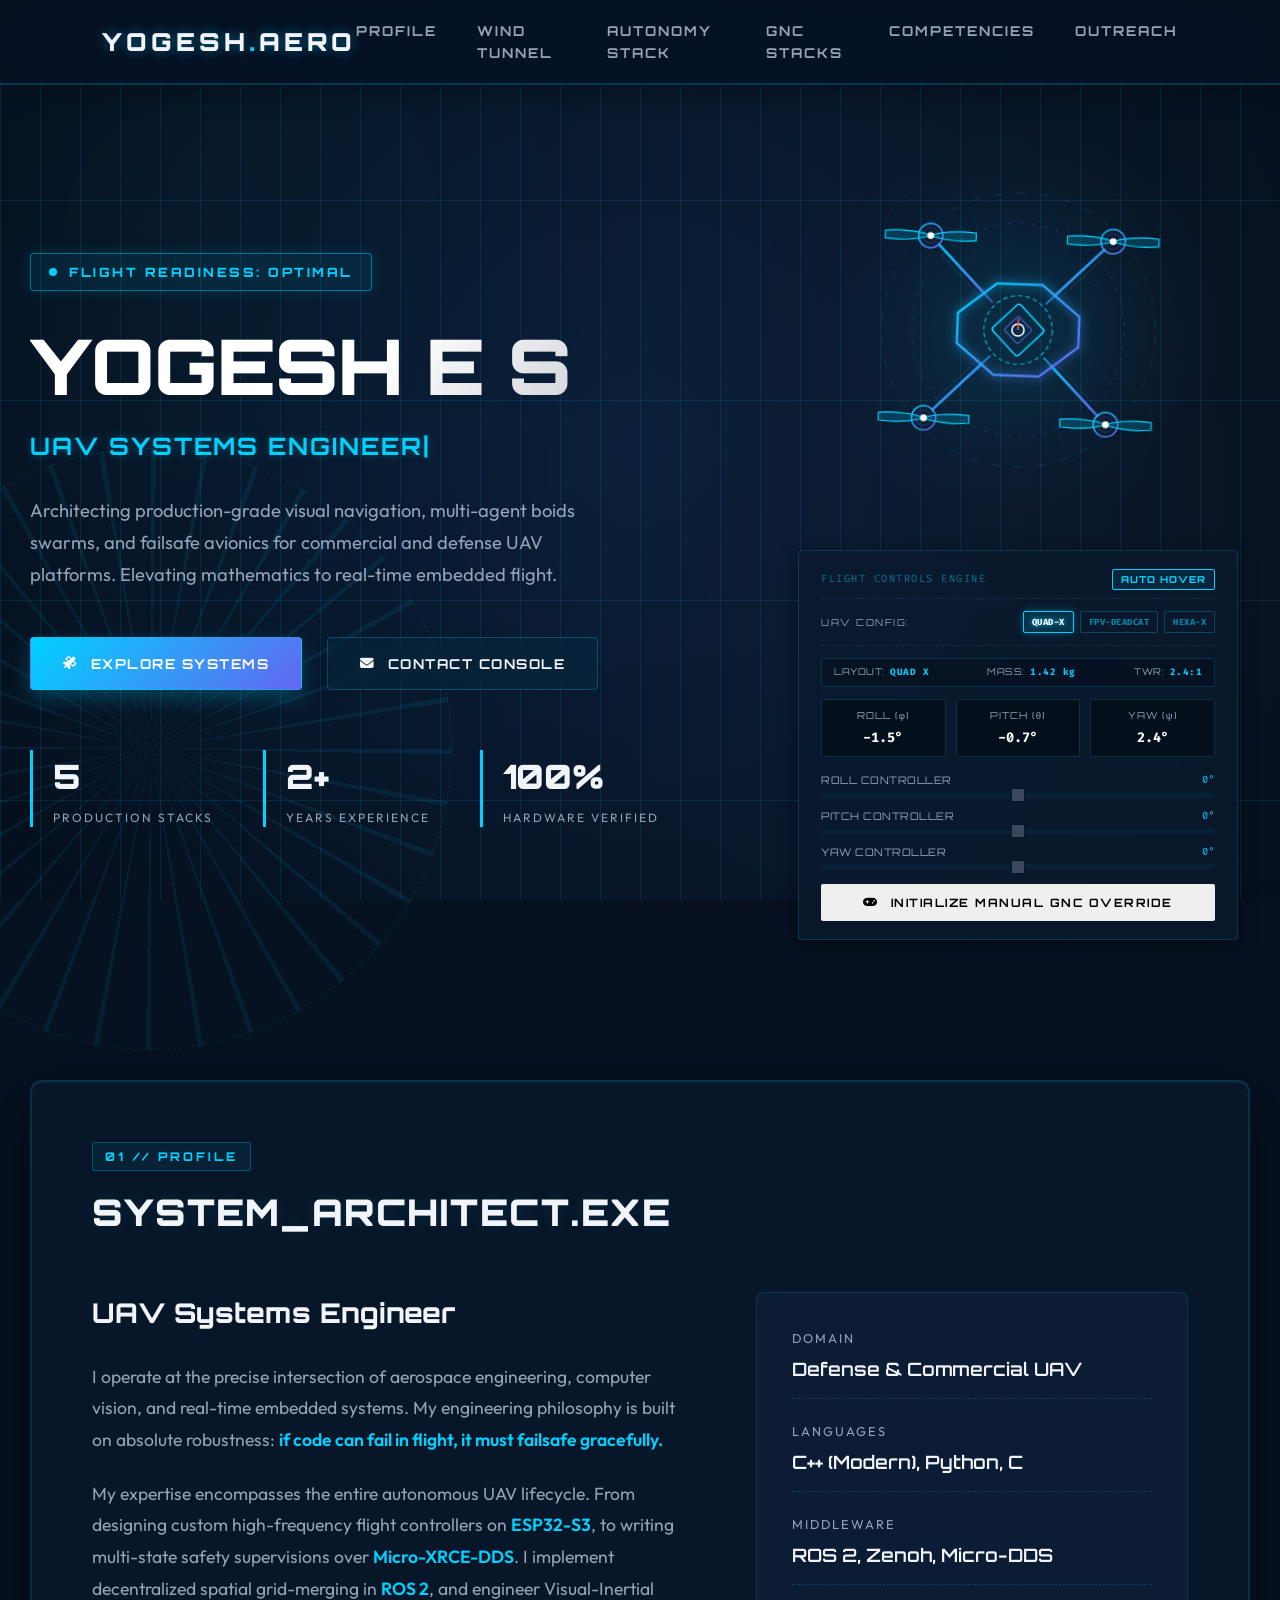
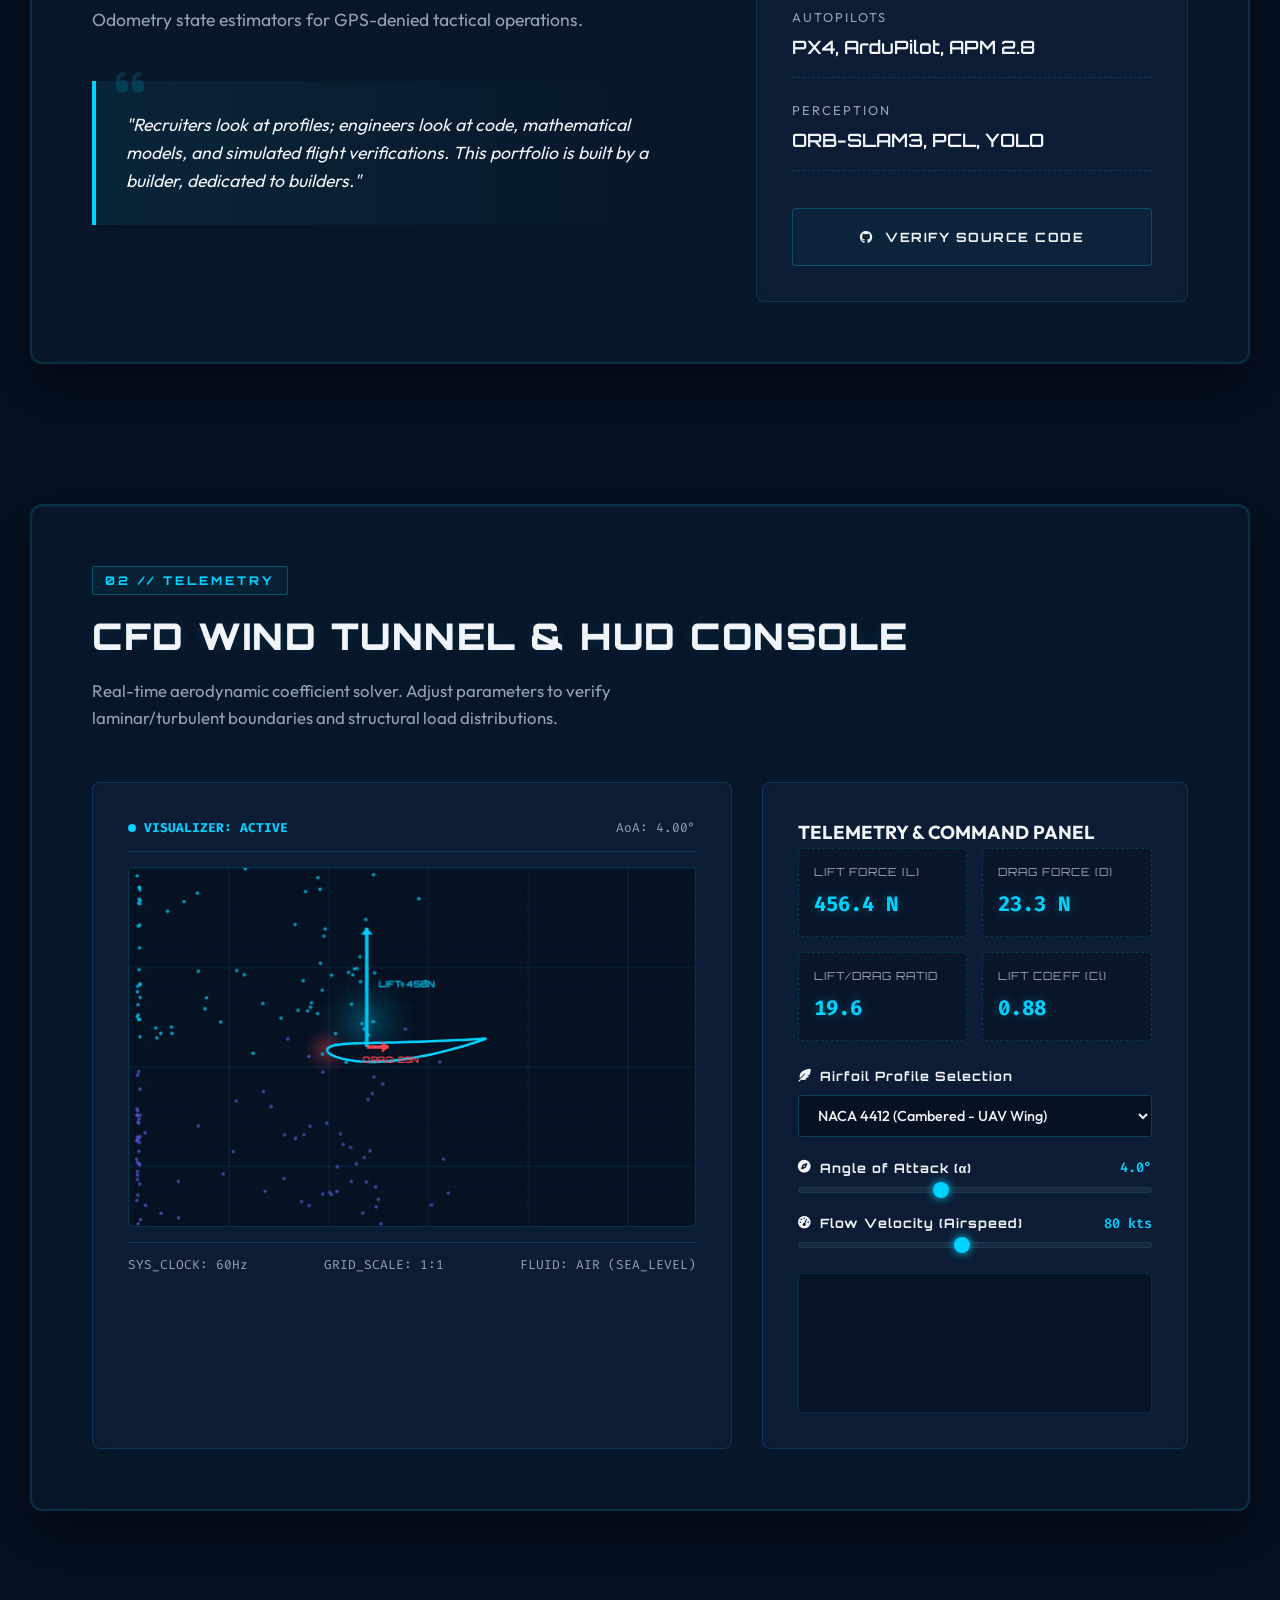
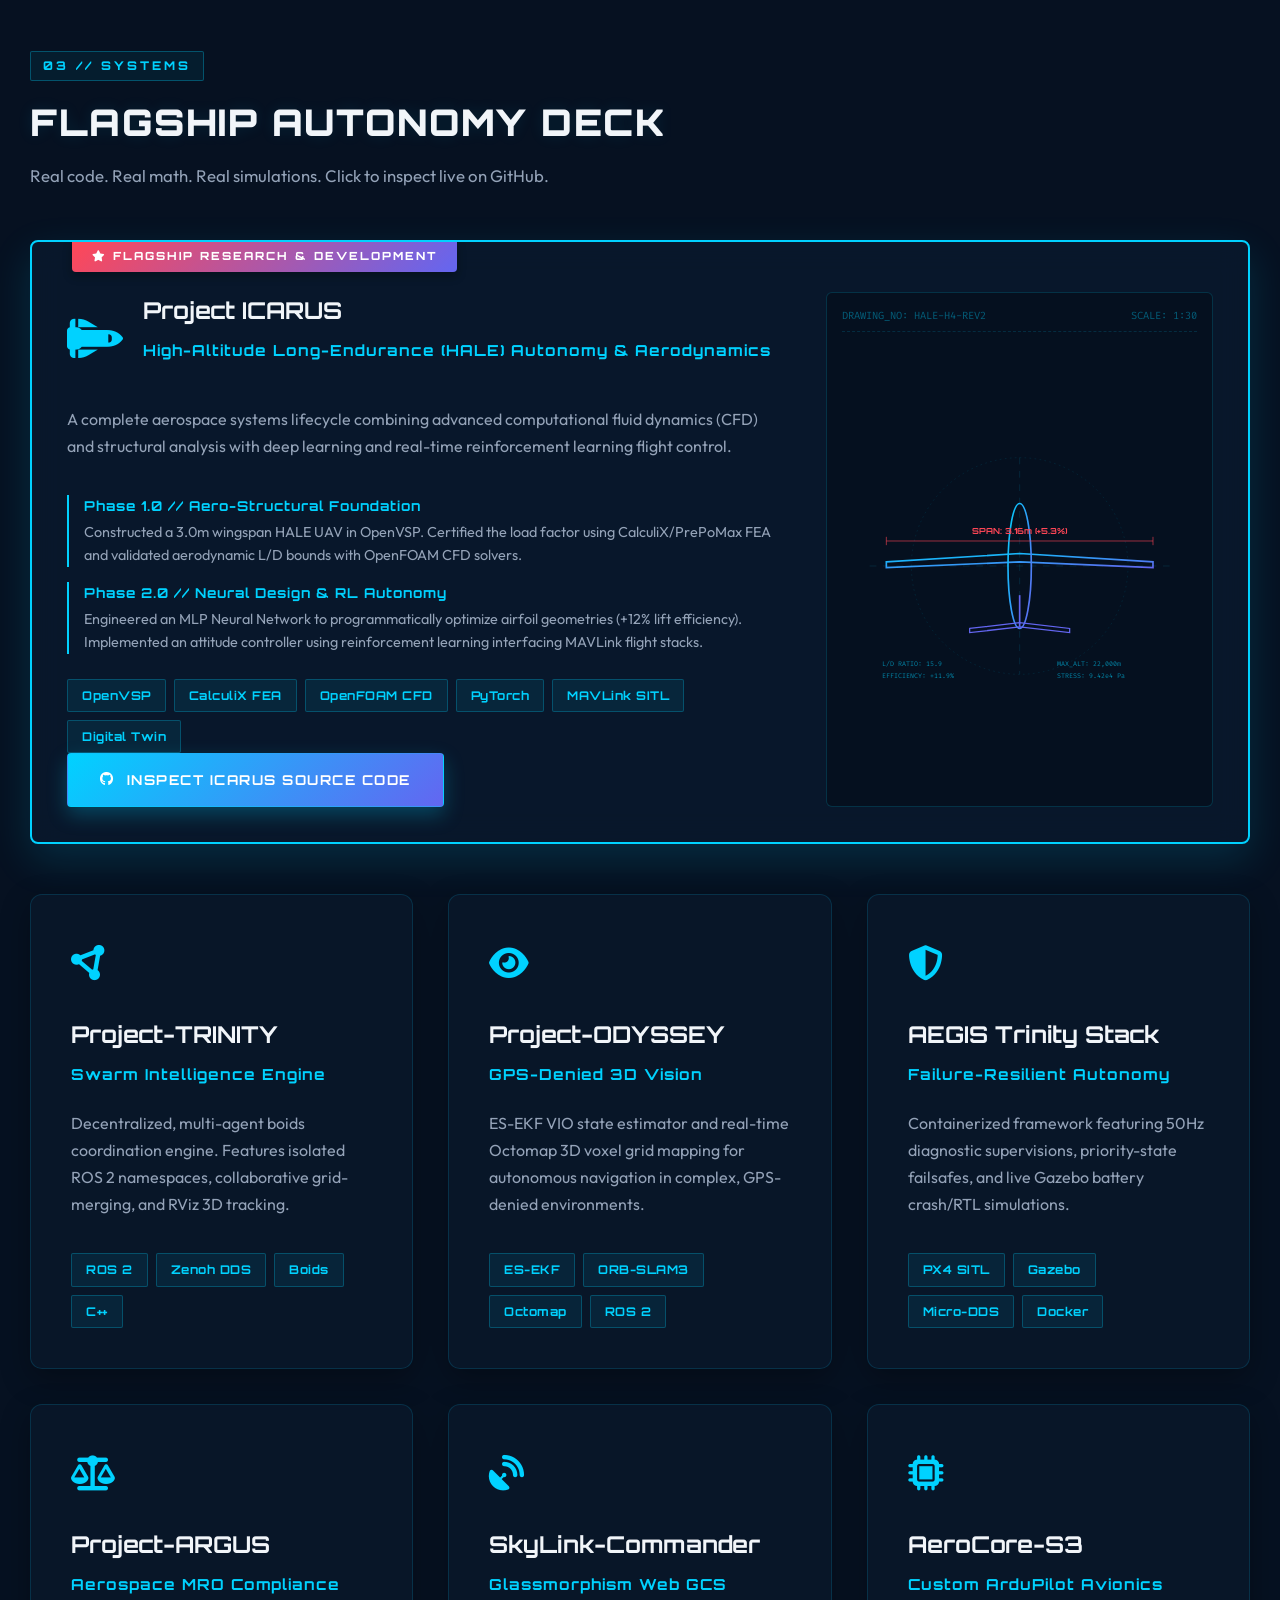
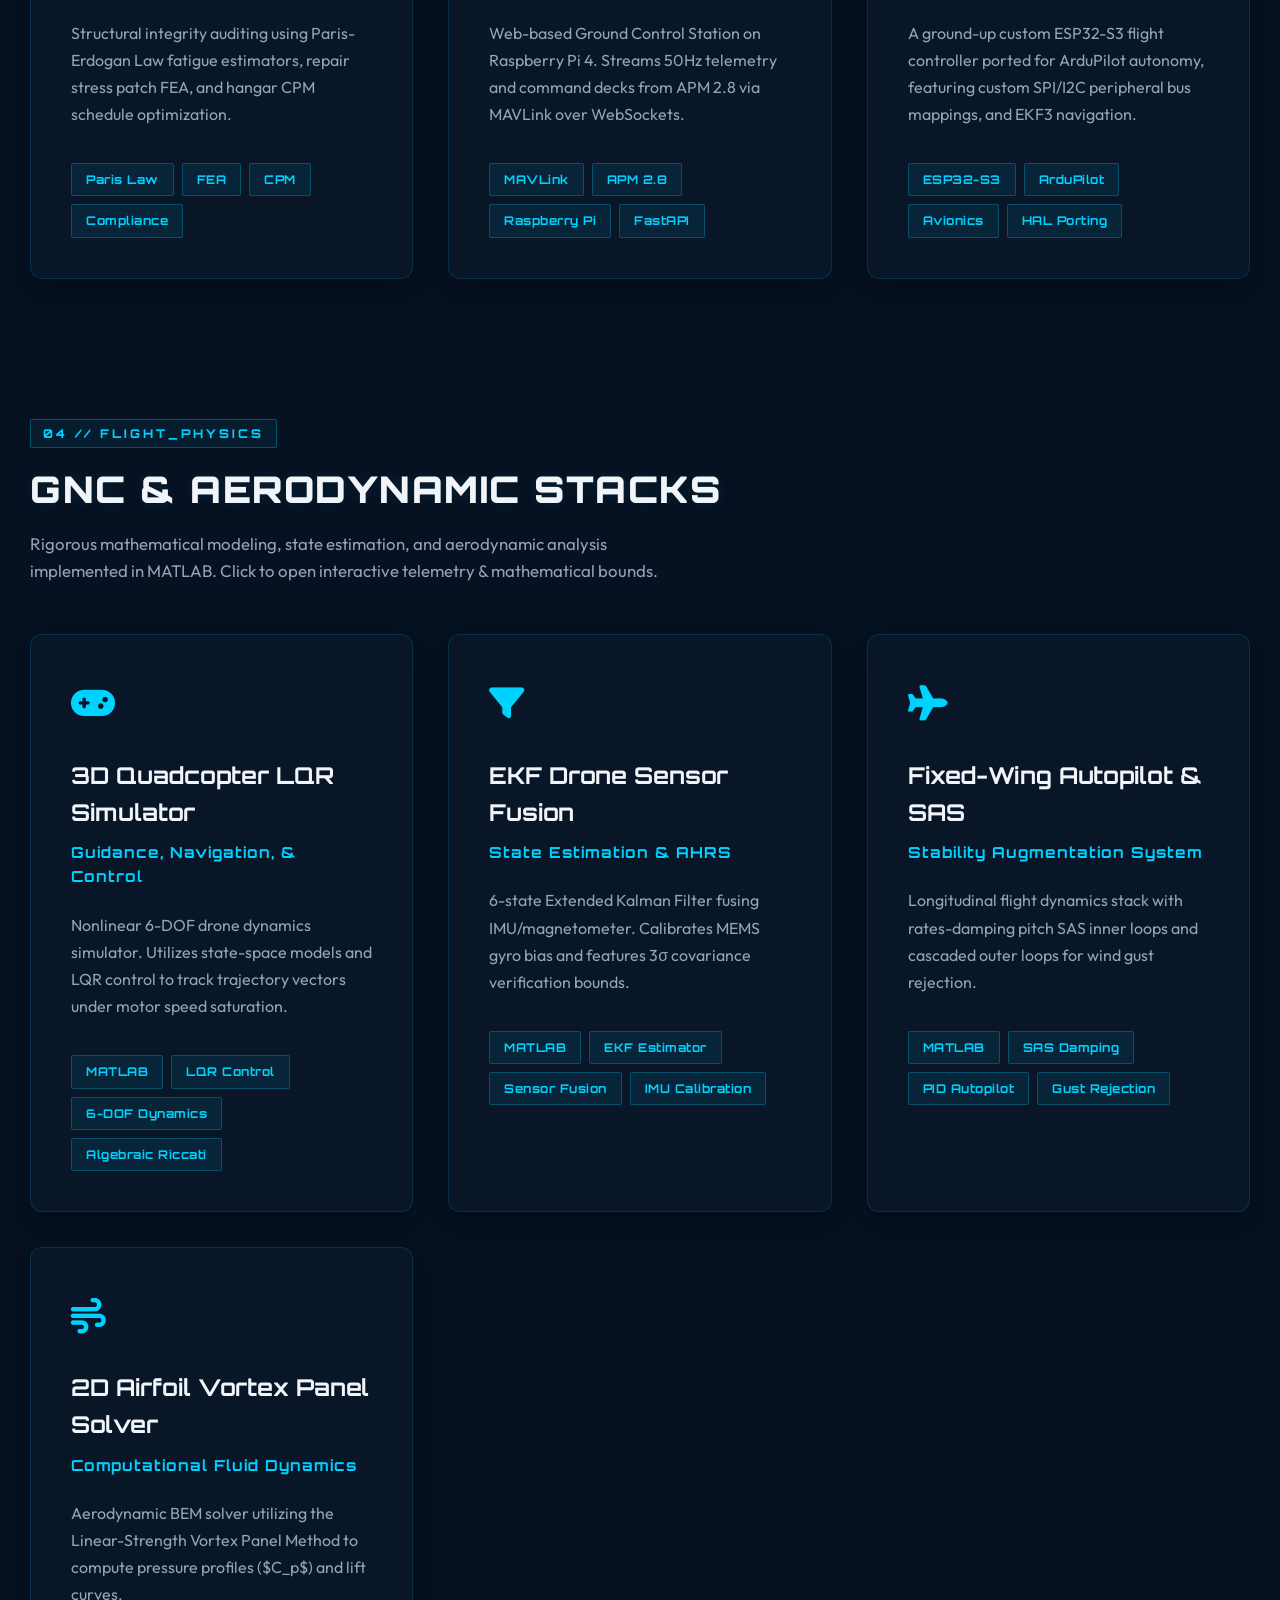
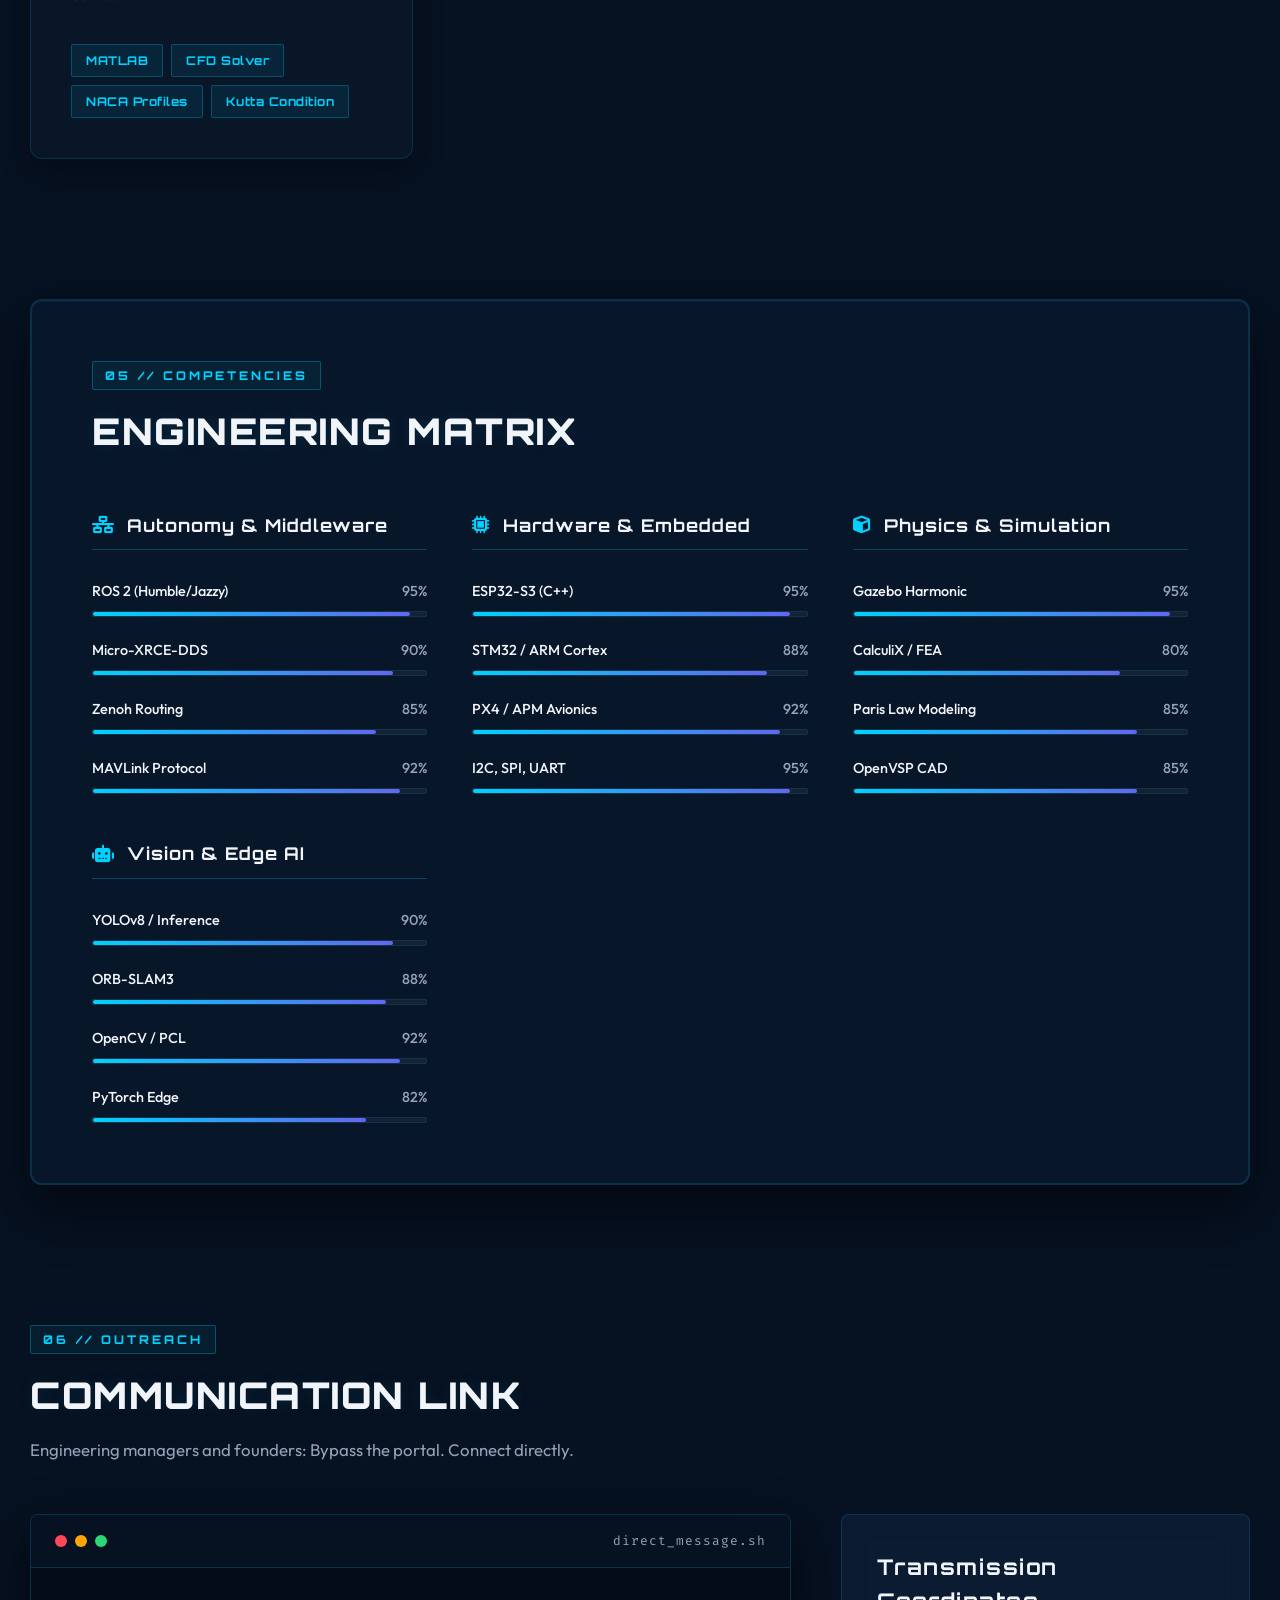
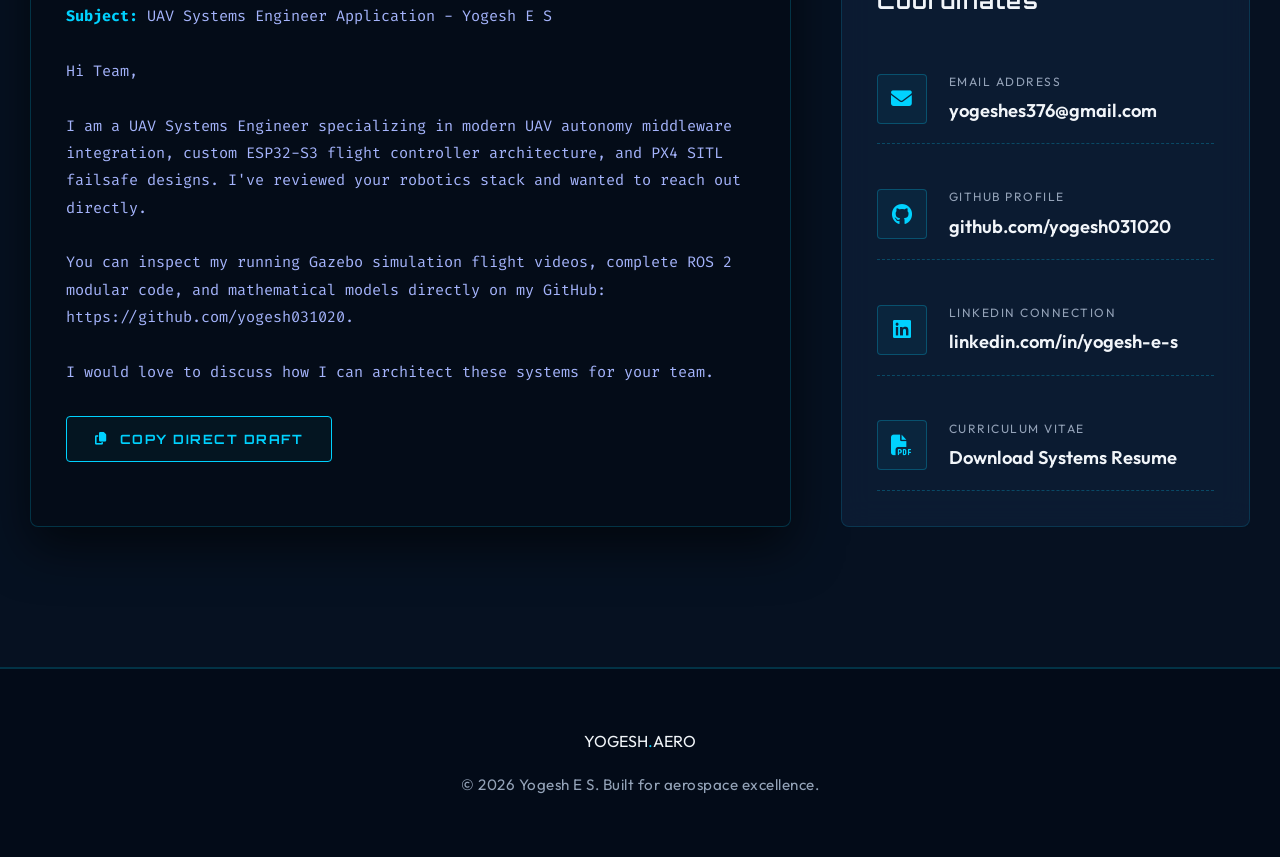
<file: index.html>
<!DOCTYPE html>
<html lang="en">
<head>
    <meta charset="UTF-8">
    <meta name="viewport" content="width=device-width, initial-scale=1.0">
    <title>Yogesh E S | UAV Systems Engineer</title>
    <meta name="description" content="Professional portfolio of Yogesh E S, UAV Systems Engineer. Specializing in UAV Autonomy, custom flight controller development, ROS 2, PX4, and failsafe avionics.">
    <!-- Google Fonts -->
    <link rel="preconnect" href="https://fonts.googleapis.com">
    <link rel="preconnect" href="https://fonts.gstatic.com" crossorigin>
    <link href="https://fonts.googleapis.com/css2?family=Orbitron:wght@400;500;700;900&family=Outfit:wght@300;400;500;700&display=swap" rel="stylesheet">
    <!-- FontAwesome Icons -->
    <link rel="stylesheet" href="https://cdnjs.cloudflare.com/ajax/libs/font-awesome/6.4.0/css/all.min.css">
    <link rel="stylesheet" href="style.css">
</head>
<body>
    <!-- Premium Aerospace Background -->
    <div class="space-background"></div>
    <div class="grid-overlay"></div>
    <div class="ambient-glow primary-glow" style="top: -10%; left: -10%;"></div>
    <div class="ambient-glow accent-glow" style="bottom: 10%; right: -5%;"></div>

    <!-- Header / Navigation -->
    <header class="glass-header">
        <div class="logo">
            <span class="logo-text">YOGESH<span class="logo-dot">.</span>AERO</span>
        </div>
        <nav>
            <a href="#about" class="nav-link active">Profile</a>
            <a href="#wind-tunnel" class="nav-link">Wind Tunnel</a>
            <a href="#projects" class="nav-link">Autonomy Stack</a>
            <a href="#matlab-projects" class="nav-link">GNC Stacks</a>
            <a href="#skills" class="nav-link">Competencies</a>
            <a href="#contact" class="nav-link">Outreach</a>
        </nav>
    </header>

    <!-- Main Content Container -->
    <main>
        <!-- Hero Section -->
        <section id="hero">
            <div class="hero-content reveal">
                <div class="status-badge">
                    <span class="status-pulse"></span> FLIGHT READINESS: OPTIMAL
                </div>
                <h1 class="hero-title">YOGESH E S</h1>
                <h2 class="hero-subtitle">
                    <span class="typewriter-text" id="typewriter"></span><span class="cursor">|</span>
                </h2>
                <p class="hero-tagline">
                    Architecting production-grade visual navigation, multi-agent boids swarms, and failsafe avionics for commercial and defense UAV platforms. Elevating mathematics to real-time embedded flight.
                </p>
                <div class="hero-actions">
                    <a href="#projects" class="btn primary-btn"><i class="fa-solid fa-satellite"></i> Explore Systems</a>
                    <a href="#contact" class="btn secondary-btn"><i class="fa-solid fa-envelope"></i> Contact Console</a>
                </div>
                <div class="hero-stats">
                    <div class="stat-card">
                        <div class="stat-num">5</div>
                        <div class="stat-lbl">Production Stacks</div>
                    </div>
                    <div class="stat-card">
                        <div class="stat-num">2+</div>
                        <div class="stat-lbl">Years Experience</div>
                    </div>
                    <div class="stat-card">
                        <div class="stat-num">100%</div>
                        <div class="stat-lbl">Hardware Verified</div>
                    </div>
                </div>
            </div>
            
            <div class="hero-visual reveal-delay">
                <div class="drone-container auto-float" id="hero-drone-container">
                    <div class="drone-glow"></div>
                    <!-- System scanning overlay effect -->
                    <div class="hud-scanning-line" id="hud-scanner"></div>
                    <svg class="drone-svg" viewBox="0 0 500 500" xmlns="http://www.w3.org/2000/svg">
                        <defs>
                            <linearGradient id="droneGrad" x1="0%" y1="0%" x2="100%" y2="100%">
                                <stop offset="0%" stop-color="#00d2ff" />
                                <stop offset="100%" stop-color="#6366f1" />
                            </linearGradient>
                            <filter id="neonGlow" x="-20%" y="-20%" width="140%" height="140%">
                                <feGaussianBlur stdDeviation="6" result="blur" />
                                <feComposite in="SourceGraphic" in2="blur" operator="over" />
                            </filter>
                        </defs>
                        
                        <!-- ================= QUAD-X FRAME ================= -->
                        <g id="frame-quadx" class="drone-frame-group active">
                            <!-- Dual-Spar Truss Arms -->
                            <line x1="205" y1="205" x2="140" y2="140" stroke="url(#droneGrad)" stroke-width="3.5" opacity="0.9"/>
                            <line x1="215" y1="215" x2="150" y2="150" stroke="url(#droneGrad)" stroke-width="2.5" opacity="0.7"/>
                            <line x1="200" y1="210" x2="145" y2="155" stroke="url(#droneGrad)" stroke-width="1" stroke-dasharray="2 2" opacity="0.6"/>
                            
                            <line x1="295" y1="205" x2="360" y2="140" stroke="url(#droneGrad)" stroke-width="3.5" opacity="0.9"/>
                            <line x1="285" y1="215" x2="350" y2="150" stroke="url(#droneGrad)" stroke-width="2.5" opacity="0.7"/>
                            <line x1="300" y1="210" x2="355" y2="155" stroke="url(#droneGrad)" stroke-width="1" stroke-dasharray="2 2" opacity="0.6"/>
                            
                            <line x1="205" y1="295" x2="140" y2="360" stroke="url(#droneGrad)" stroke-width="3.5" opacity="0.9"/>
                            <line x1="215" y1="285" x2="150" y2="350" stroke="url(#droneGrad)" stroke-width="2.5" opacity="0.7"/>
                            <line x1="200" y1="290" x2="145" y2="345" stroke="url(#droneGrad)" stroke-width="1" stroke-dasharray="2 2" opacity="0.6"/>
                            
                            <line x1="295" y1="295" x2="360" y2="360" stroke="url(#droneGrad)" stroke-width="3.5" opacity="0.9"/>
                            <line x1="285" y1="285" x2="350" y2="350" stroke="url(#droneGrad)" stroke-width="2.5" opacity="0.7"/>
                            <line x1="300" y1="290" x2="355" y2="345" stroke="url(#droneGrad)" stroke-width="1" stroke-dasharray="2 2" opacity="0.6"/>
                            
                            <!-- CAD Central Body Plates -->
                            <path d="M220,190 L280,190 L330,230 L330,270 L280,310 L220,310 L170,270 L170,230 Z" fill="none" stroke="url(#droneGrad)" stroke-width="3" filter="url(#neonGlow)"/>
                            <circle cx="250" cy="250" r="45" fill="none" stroke="#00d2ff" stroke-width="1.5" stroke-dasharray="6 4" opacity="0.8"/>
                            <rect x="225" y="225" width="50" height="50" rx="4" fill="none" stroke="#00d2ff" stroke-width="2" transform="rotate(45 250 250)"/>
                            <rect x="237" y="237" width="26" height="26" rx="2" fill="none" stroke="#6366f1" stroke-width="1.5" transform="rotate(45 250 250)" opacity="0.8"/>
                            <circle cx="250" cy="250" r="8" fill="none" stroke="#fff" stroke-width="2"/>
                            <line x1="250" y1="250" x2="250" y2="235" stroke="#ff4757" stroke-width="2"/>
                            
                            <!-- Motor Units -->
                            <circle cx="130" cy="130" r="16" fill="none" stroke="url(#droneGrad)" stroke-width="2"/>
                            <circle cx="130" cy="130" r="10" fill="none" stroke="#6366f1" stroke-width="1" stroke-dasharray="2 2" opacity="0.8"/>
                            <circle cx="130" cy="130" r="3" fill="#fff"/>
                            
                            <circle cx="370" cy="130" r="16" fill="none" stroke="url(#droneGrad)" stroke-width="2"/>
                            <circle cx="370" cy="130" r="10" fill="none" stroke="#6366f1" stroke-width="1" stroke-dasharray="2 2" opacity="0.8"/>
                            <circle cx="370" cy="130" r="3" fill="#fff"/>
                            
                            <circle cx="130" cy="370" r="16" fill="none" stroke="url(#droneGrad)" stroke-width="2"/>
                            <circle cx="130" cy="370" r="10" fill="none" stroke="#6366f1" stroke-width="1" stroke-dasharray="2 2" opacity="0.8"/>
                            <circle cx="130" cy="370" r="3" fill="#fff"/>
                            
                            <circle cx="370" cy="370" r="16" fill="none" stroke="url(#droneGrad)" stroke-width="2"/>
                            <circle cx="370" cy="370" r="10" fill="none" stroke="#6366f1" stroke-width="1" stroke-dasharray="2 2" opacity="0.8"/>
                            <circle cx="370" cy="370" r="3" fill="#fff"/>
                            
                            <!-- Propellers -->
                            <g transform="translate(130, 130)">
                                <g class="propeller-spin">
                                    <path d="M-60,-5 C-35,-8 -10,-4 0,0 C-10,4 -35,8 -60,5 Z" fill="rgba(0, 210, 255, 0.18)" stroke="#00d2ff" stroke-width="1.5"/>
                                    <path d="M60,5 C35,8 10,4 0,0 C10,-4 35,-8 60,-5 Z" fill="rgba(0, 210, 255, 0.18)" stroke="#00d2ff" stroke-width="1.5"/>
                                    <circle cx="0" cy="0" r="4.5" fill="#fff"/>
                                    <circle cx="0" cy="0" r="62" fill="none" stroke="rgba(0, 210, 255, 0.15)" stroke-width="1" stroke-dasharray="2 4"/>
                                </g>
                            </g>
                            <g transform="translate(370, 130)">
                                <g class="propeller-spin">
                                    <path d="M-60,-5 C-35,-8 -10,-4 0,0 C-10,4 -35,8 -60,5 Z" fill="rgba(0, 210, 255, 0.18)" stroke="#00d2ff" stroke-width="1.5"/>
                                    <path d="M60,5 C35,8 10,4 0,0 C10,-4 35,-8 60,-5 Z" fill="rgba(0, 210, 255, 0.18)" stroke="#00d2ff" stroke-width="1.5"/>
                                    <circle cx="0" cy="0" r="4.5" fill="#fff"/>
                                    <circle cx="0" cy="0" r="62" fill="none" stroke="rgba(0, 210, 255, 0.15)" stroke-width="1" stroke-dasharray="2 4"/>
                                </g>
                            </g>
                            <g transform="translate(130, 370)">
                                <g class="propeller-spin">
                                    <path d="M-60,-5 C-35,-8 -10,-4 0,0 C-10,4 -35,8 -60,5 Z" fill="rgba(0, 210, 255, 0.18)" stroke="#00d2ff" stroke-width="1.5"/>
                                    <path d="M60,5 C35,8 10,4 0,0 C10,-4 35,-8 60,-5 Z" fill="rgba(0, 210, 255, 0.18)" stroke="#00d2ff" stroke-width="1.5"/>
                                    <circle cx="0" cy="0" r="4.5" fill="#fff"/>
                                    <circle cx="0" cy="0" r="62" fill="none" stroke="rgba(0, 210, 255, 0.15)" stroke-width="1" stroke-dasharray="2 4"/>
                                </g>
                            </g>
                            <g transform="translate(370, 370)">
                                <g class="propeller-spin">
                                    <path d="M-60,-5 C-35,-8 -10,-4 0,0 C-10,4 -35,8 -60,5 Z" fill="rgba(0, 210, 255, 0.18)" stroke="#00d2ff" stroke-width="1.5"/>
                                    <path d="M60,5 C35,8 10,4 0,0 C10,-4 35,-8 60,-5 Z" fill="rgba(0, 210, 255, 0.18)" stroke="#00d2ff" stroke-width="1.5"/>
                                    <circle cx="0" cy="0" r="4.5" fill="#fff"/>
                                    <circle cx="0" cy="0" r="62" fill="none" stroke="rgba(0, 210, 255, 0.15)" stroke-width="1" stroke-dasharray="2 4"/>
                                </g>
                            </g>
                        </g>

                        <!-- ================= FPV DEADCAT FRAME ================= -->
                        <g id="frame-fpv" class="drone-frame-group">
                            <!-- Swept-back Front Arms -->
                            <line x1="215" y1="210" x2="100" y2="160" stroke="url(#droneGrad)" stroke-width="3.5" opacity="0.9"/>
                            <line x1="225" y1="220" x2="110" y2="170" stroke="url(#droneGrad)" stroke-width="2.5" opacity="0.7"/>
                            <line x1="205" y1="205" x2="95" y2="155" stroke="url(#droneGrad)" stroke-width="1" stroke-dasharray="2 2" opacity="0.6"/>
                            
                            <line x1="285" y1="210" x2="400" y2="160" stroke="url(#droneGrad)" stroke-width="3.5" opacity="0.9"/>
                            <line x1="275" y1="220" x2="390" y2="170" stroke="url(#droneGrad)" stroke-width="2.5" opacity="0.7"/>
                            <line x1="295" y1="205" x2="405" y2="155" stroke="url(#droneGrad)" stroke-width="1" stroke-dasharray="2 2" opacity="0.6"/>
                            
                            <!-- Closer Rear Arms -->
                            <line x1="225" y1="270" x2="160" y2="360" stroke="url(#droneGrad)" stroke-width="3.5" opacity="0.9"/>
                            <line x1="235" y1="260" x2="170" y2="350" stroke="url(#droneGrad)" stroke-width="2.5" opacity="0.7"/>
                            <line x1="215" y1="275" x2="150" y2="365" stroke="url(#droneGrad)" stroke-width="1" stroke-dasharray="2 2" opacity="0.6"/>
                            
                            <line x1="275" y1="270" x2="340" y2="360" stroke="url(#droneGrad)" stroke-width="3.5" opacity="0.9"/>
                            <line x1="265" y1="260" x2="330" y2="350" stroke="url(#droneGrad)" stroke-width="2.5" opacity="0.7"/>
                            <line x1="285" y1="275" x2="350" y2="365" stroke="url(#droneGrad)" stroke-width="1" stroke-dasharray="2 2" opacity="0.6"/>
                            
                            <!-- Elongated FPV frame plates -->
                            <path d="M230,135 L270,135 L285,175 L280,315 L220,315 L215,175 Z" fill="none" stroke="url(#droneGrad)" stroke-width="3" filter="url(#neonGlow)"/>
                            <rect x="232" y="210" width="36" height="10" rx="1" fill="none" stroke="#6366f1" stroke-width="1.5" opacity="0.7"/>
                            <rect x="232" y="240" width="36" height="10" rx="1" fill="none" stroke="#6366f1" stroke-width="1.5" opacity="0.7"/>
                            <circle cx="250" cy="290" r="7" fill="none" stroke="#00d2ff" stroke-width="1.5"/>
                            <circle cx="250" cy="290" r="3" fill="#00d2ff"/>
                            
                            <!-- Aggressive FPV Camera Gimbal Nose -->
                            <rect x="238" y="100" width="24" height="30" rx="2" fill="none" stroke="#00d2ff" stroke-width="2"/>
                            <circle cx="250" cy="115" r="5" fill="none" stroke="#ff4757" stroke-width="1.5"/>
                            <circle cx="250" cy="115" r="2" fill="#ff4757"/>
                            <!-- Antenna at the tail -->
                            <line x1="250" y1="315" x2="250" y2="340" stroke="#6366f1" stroke-width="2"/>
                            <circle cx="250" cy="340" r="4" fill="none" stroke="#6366f1" stroke-width="1.5"/>
                            
                            <!-- Motors -->
                            <circle cx="100" cy="160" r="15" fill="none" stroke="url(#droneGrad)" stroke-width="2"/>
                            <circle cx="100" cy="160" r="9" fill="none" stroke="#6366f1" stroke-width="1" stroke-dasharray="2 2"/>
                            <circle cx="100" cy="160" r="3" fill="#fff"/>
                            
                            <circle cx="400" cy="160" r="15" fill="none" stroke="url(#droneGrad)" stroke-width="2"/>
                            <circle cx="400" cy="160" r="9" fill="none" stroke="#6366f1" stroke-width="1" stroke-dasharray="2 2"/>
                            <circle cx="400" cy="160" r="3" fill="#fff"/>
                            
                            <circle cx="160" cy="360" r="15" fill="none" stroke="url(#droneGrad)" stroke-width="2"/>
                            <circle cx="160" cy="360" r="9" fill="none" stroke="#6366f1" stroke-width="1" stroke-dasharray="2 2"/>
                            <circle cx="160" cy="360" r="3" fill="#fff"/>
                            
                            <circle cx="340" cy="360" r="15" fill="none" stroke="url(#droneGrad)" stroke-width="2"/>
                            <circle cx="340" cy="360" r="9" fill="none" stroke="#6366f1" stroke-width="1" stroke-dasharray="2 2"/>
                            <circle cx="340" cy="360" r="3" fill="#fff"/>
                            
                            <!-- Aggressive Tri-Blade Propellers -->
                            <g transform="translate(100, 160)">
                                <g class="propeller-spin-fast">
                                    <path d="M0,0 C-4,-25 -8,-45 -10,-55 C-5,-55 5,-55 10,-55 C8,-45 4,-25 0,0 Z" fill="rgba(0, 210, 255, 0.2)" stroke="#00d2ff" stroke-width="1.2"/>
                                    <path d="M0,0 C17,-18 31,-33 47,-27 C50,-23 45,-14 41,-10 C28,-9 14,-5 0,0 Z" fill="rgba(0, 210, 255, 0.2)" stroke="#00d2ff" stroke-width="1.2" transform="rotate(120)"/>
                                    <path d="M0,0 C17,-18 31,-33 47,-27 C50,-23 45,-14 41,-10 C28,-9 14,-5 0,0 Z" fill="rgba(0, 210, 255, 0.2)" stroke="#00d2ff" stroke-width="1.2" transform="rotate(240)"/>
                                    <circle cx="0" cy="0" r="4.5" fill="#fff"/>
                                    <circle cx="0" cy="0" r="58" fill="none" stroke="rgba(0, 210, 255, 0.12)" stroke-width="1" stroke-dasharray="2 3"/>
                                </g>
                            </g>
                            <g transform="translate(400, 160)">
                                <g class="propeller-spin-fast">
                                    <path d="M0,0 C-4,-25 -8,-45 -10,-55 C-5,-55 5,-55 10,-55 C8,-45 4,-25 0,0 Z" fill="rgba(0, 210, 255, 0.2)" stroke="#00d2ff" stroke-width="1.2"/>
                                    <path d="M0,0 C17,-18 31,-33 47,-27 C50,-23 45,-14 41,-10 C28,-9 14,-5 0,0 Z" fill="rgba(0, 210, 255, 0.2)" stroke="#00d2ff" stroke-width="1.2" transform="rotate(120)"/>
                                    <path d="M0,0 C17,-18 31,-33 47,-27 C50,-23 45,-14 41,-10 C28,-9 14,-5 0,0 Z" fill="rgba(0, 210, 255, 0.2)" stroke="#00d2ff" stroke-width="1.2" transform="rotate(240)"/>
                                    <circle cx="0" cy="0" r="4.5" fill="#fff"/>
                                    <circle cx="0" cy="0" r="58" fill="none" stroke="rgba(0, 210, 255, 0.12)" stroke-width="1" stroke-dasharray="2 3"/>
                                </g>
                            </g>
                            <g transform="translate(160, 360)">
                                <g class="propeller-spin-fast">
                                    <path d="M0,0 C-4,-25 -8,-45 -10,-55 C-5,-55 5,-55 10,-55 C8,-45 4,-25 0,0 Z" fill="rgba(0, 210, 255, 0.2)" stroke="#00d2ff" stroke-width="1.2"/>
                                    <path d="M0,0 C17,-18 31,-33 47,-27 C50,-23 45,-14 41,-10 C28,-9 14,-5 0,0 Z" fill="rgba(0, 210, 255, 0.2)" stroke="#00d2ff" stroke-width="1.2" transform="rotate(120)"/>
                                    <path d="M0,0 C17,-18 31,-33 47,-27 C50,-23 45,-14 41,-10 C28,-9 14,-5 0,0 Z" fill="rgba(0, 210, 255, 0.2)" stroke="#00d2ff" stroke-width="1.2" transform="rotate(240)"/>
                                    <circle cx="0" cy="0" r="4.5" fill="#fff"/>
                                    <circle cx="0" cy="0" r="58" fill="none" stroke="rgba(0, 210, 255, 0.12)" stroke-width="1" stroke-dasharray="2 3"/>
                                </g>
                            </g>
                            <g transform="translate(340, 360)">
                                <g class="propeller-spin-fast">
                                    <path d="M0,0 C-4,-25 -8,-45 -10,-55 C-5,-55 5,-55 10,-55 C8,-45 4,-25 0,0 Z" fill="rgba(0, 210, 255, 0.2)" stroke="#00d2ff" stroke-width="1.2"/>
                                    <path d="M0,0 C17,-18 31,-33 47,-27 C50,-23 45,-14 41,-10 C28,-9 14,-5 0,0 Z" fill="rgba(0, 210, 255, 0.2)" stroke="#00d2ff" stroke-width="1.2" transform="rotate(120)"/>
                                    <path d="M0,0 C17,-18 31,-33 47,-27 C50,-23 45,-14 41,-10 C28,-9 14,-5 0,0 Z" fill="rgba(0, 210, 255, 0.2)" stroke="#00d2ff" stroke-width="1.2" transform="rotate(240)"/>
                                    <circle cx="0" cy="0" r="4.5" fill="#fff"/>
                                    <circle cx="0" cy="0" r="58" fill="none" stroke="rgba(0, 210, 255, 0.12)" stroke-width="1" stroke-dasharray="2 3"/>
                                </g>
                            </g>
                        </g>

                        <!-- ================= HEXA-X FRAME ================= -->
                        <g id="frame-hexa" class="drone-frame-group">
                            <!-- Arm at 0° (Right) -->
                            <g transform="rotate(0, 250, 250)">
                                <line x1="250" y1="246" x2="385" y2="246" stroke="url(#droneGrad)" stroke-width="2.5" opacity="0.9"/>
                                <line x1="250" y1="254" x2="385" y2="254" stroke="url(#droneGrad)" stroke-width="2.5" opacity="0.9"/>
                                <line x1="280" y1="250" x2="370" y2="250" stroke="#00d2ff" stroke-width="1" stroke-dasharray="2 2" opacity="0.6"/>
                                <circle cx="385" cy="250" r="14" fill="none" stroke="url(#droneGrad)" stroke-width="2"/>
                                <circle cx="385" cy="250" r="9" fill="none" stroke="#6366f1" stroke-width="1" stroke-dasharray="2 2" opacity="0.8"/>
                                <circle cx="385" cy="250" r="3" fill="#fff"/>
                                <g transform="translate(385, 250)">
                                    <g class="propeller-spin-slow">
                                        <path d="M-55,-4 C-30,-7 -10,-3 0,0 C-10,3 -30,7 -55,4 Z" fill="rgba(0, 210, 255, 0.18)" stroke="#00d2ff" stroke-width="1.5"/>
                                        <path d="M55,4 C30,7 10,3 0,0 C10,-3 30,-7 55,-4 Z" fill="rgba(0, 210, 255, 0.18)" stroke="#00d2ff" stroke-width="1.5"/>
                                        <circle cx="0" cy="0" r="4.5" fill="#fff"/>
                                        <circle cx="0" cy="0" r="57" fill="none" stroke="rgba(0, 210, 255, 0.15)" stroke-width="1" stroke-dasharray="2 4"/>
                                    </g>
                                </g>
                            </g>
                            <!-- Arm at 60° (Bottom-Right) -->
                            <g transform="rotate(60, 250, 250)">
                                <line x1="250" y1="246" x2="385" y2="246" stroke="url(#droneGrad)" stroke-width="2.5" opacity="0.9"/>
                                <line x1="250" y1="254" x2="385" y2="254" stroke="url(#droneGrad)" stroke-width="2.5" opacity="0.9"/>
                                <line x1="280" y1="250" x2="370" y2="250" stroke="#00d2ff" stroke-width="1" stroke-dasharray="2 2" opacity="0.6"/>
                                <circle cx="385" cy="250" r="14" fill="none" stroke="url(#droneGrad)" stroke-width="2"/>
                                <circle cx="385" cy="250" r="9" fill="none" stroke="#6366f1" stroke-width="1" stroke-dasharray="2 2" opacity="0.8"/>
                                <circle cx="385" cy="250" r="3" fill="#fff"/>
                                <g transform="translate(385, 250)">
                                    <g class="propeller-spin-slow">
                                        <path d="M-55,-4 C-30,-7 -10,-3 0,0 C-10,3 -30,7 -55,4 Z" fill="rgba(0, 210, 255, 0.18)" stroke="#00d2ff" stroke-width="1.5"/>
                                        <path d="M55,4 C30,7 10,3 0,0 C10,-3 30,-7 55,-4 Z" fill="rgba(0, 210, 255, 0.18)" stroke="#00d2ff" stroke-width="1.5"/>
                                        <circle cx="0" cy="0" r="4.5" fill="#fff"/>
                                        <circle cx="0" cy="0" r="57" fill="none" stroke="rgba(0, 210, 255, 0.15)" stroke-width="1" stroke-dasharray="2 4"/>
                                    </g>
                                </g>
                            </g>
                            <!-- Arm at 120° (Bottom-Left) -->
                            <g transform="rotate(120, 250, 250)">
                                <line x1="250" y1="246" x2="385" y2="246" stroke="url(#droneGrad)" stroke-width="2.5" opacity="0.9"/>
                                <line x1="250" y1="254" x2="385" y2="254" stroke="url(#droneGrad)" stroke-width="2.5" opacity="0.9"/>
                                <line x1="280" y1="250" x2="370" y2="250" stroke="#00d2ff" stroke-width="1" stroke-dasharray="2 2" opacity="0.6"/>
                                <circle cx="385" cy="250" r="14" fill="none" stroke="url(#droneGrad)" stroke-width="2"/>
                                <circle cx="385" cy="250" r="9" fill="none" stroke="#6366f1" stroke-width="1" stroke-dasharray="2 2" opacity="0.8"/>
                                <circle cx="385" cy="250" r="3" fill="#fff"/>
                                <g transform="translate(385, 250)">
                                    <g class="propeller-spin-slow">
                                        <path d="M-55,-4 C-30,-7 -10,-3 0,0 C-10,3 -30,7 -55,4 Z" fill="rgba(0, 210, 255, 0.18)" stroke="#00d2ff" stroke-width="1.5"/>
                                        <path d="M55,4 C30,7 10,3 0,0 C10,-3 30,-7 55,-4 Z" fill="rgba(0, 210, 255, 0.18)" stroke="#00d2ff" stroke-width="1.5"/>
                                        <circle cx="0" cy="0" r="4.5" fill="#fff"/>
                                        <circle cx="0" cy="0" r="57" fill="none" stroke="rgba(0, 210, 255, 0.15)" stroke-width="1" stroke-dasharray="2 4"/>
                                    </g>
                                </g>
                            </g>
                            <!-- Arm at 180° (Left) -->
                            <g transform="rotate(180, 250, 250)">
                                <line x1="250" y1="246" x2="385" y2="246" stroke="url(#droneGrad)" stroke-width="2.5" opacity="0.9"/>
                                <line x1="250" y1="254" x2="385" y2="254" stroke="url(#droneGrad)" stroke-width="2.5" opacity="0.9"/>
                                <line x1="280" y1="250" x2="370" y2="250" stroke="#00d2ff" stroke-width="1" stroke-dasharray="2 2" opacity="0.6"/>
                                <circle cx="385" cy="250" r="14" fill="none" stroke="url(#droneGrad)" stroke-width="2"/>
                                <circle cx="385" cy="250" r="9" fill="none" stroke="#6366f1" stroke-width="1" stroke-dasharray="2 2" opacity="0.8"/>
                                <circle cx="385" cy="250" r="3" fill="#fff"/>
                                <g transform="translate(385, 250)">
                                    <g class="propeller-spin-slow">
                                        <path d="M-55,-4 C-30,-7 -10,-3 0,0 C-10,3 -30,7 -55,4 Z" fill="rgba(0, 210, 255, 0.18)" stroke="#00d2ff" stroke-width="1.5"/>
                                        <path d="M55,4 C30,7 10,3 0,0 C10,-3 30,-7 55,-4 Z" fill="rgba(0, 210, 255, 0.18)" stroke="#00d2ff" stroke-width="1.5"/>
                                        <circle cx="0" cy="0" r="4.5" fill="#fff"/>
                                        <circle cx="0" cy="0" r="57" fill="none" stroke="rgba(0, 210, 255, 0.15)" stroke-width="1" stroke-dasharray="2 4"/>
                                    </g>
                                </g>
                            </g>
                            <!-- Arm at 240° (Top-Left) -->
                            <g transform="rotate(240, 250, 250)">
                                <line x1="250" y1="246" x2="385" y2="246" stroke="url(#droneGrad)" stroke-width="2.5" opacity="0.9"/>
                                <line x1="250" y1="254" x2="385" y2="254" stroke="url(#droneGrad)" stroke-width="2.5" opacity="0.9"/>
                                <line x1="280" y1="250" x2="370" y2="250" stroke="#00d2ff" stroke-width="1" stroke-dasharray="2 2" opacity="0.6"/>
                                <circle cx="385" cy="250" r="14" fill="none" stroke="url(#droneGrad)" stroke-width="2"/>
                                <circle cx="385" cy="250" r="9" fill="none" stroke="#6366f1" stroke-width="1" stroke-dasharray="2 2" opacity="0.8"/>
                                <circle cx="385" cy="250" r="3" fill="#fff"/>
                                <g transform="translate(385, 250)">
                                    <g class="propeller-spin-slow">
                                        <path d="M-55,-4 C-30,-7 -10,-3 0,0 C-10,3 -30,7 -55,4 Z" fill="rgba(0, 210, 255, 0.18)" stroke="#00d2ff" stroke-width="1.5"/>
                                        <path d="M55,4 C30,7 10,3 0,0 C10,-3 30,-7 55,-4 Z" fill="rgba(0, 210, 255, 0.18)" stroke="#00d2ff" stroke-width="1.5"/>
                                        <circle cx="0" cy="0" r="4.5" fill="#fff"/>
                                        <circle cx="0" cy="0" r="57" fill="none" stroke="rgba(0, 210, 255, 0.15)" stroke-width="1" stroke-dasharray="2 4"/>
                                    </g>
                                </g>
                            </g>
                            <!-- Arm at 300° (Top-Right) -->
                            <g transform="rotate(300, 250, 250)">
                                <line x1="250" y1="246" x2="385" y2="246" stroke="url(#droneGrad)" stroke-width="2.5" opacity="0.9"/>
                                <line x1="250" y1="254" x2="385" y2="254" stroke="url(#droneGrad)" stroke-width="2.5" opacity="0.9"/>
                                <line x1="280" y1="250" x2="370" y2="250" stroke="#00d2ff" stroke-width="1" stroke-dasharray="2 2" opacity="0.6"/>
                                <circle cx="385" cy="250" r="14" fill="none" stroke="url(#droneGrad)" stroke-width="2"/>
                                <circle cx="385" cy="250" r="9" fill="none" stroke="#6366f1" stroke-width="1" stroke-dasharray="2 2" opacity="0.8"/>
                                <circle cx="385" cy="250" r="3" fill="#fff"/>
                                <g transform="translate(385, 250)">
                                    <g class="propeller-spin-slow">
                                        <path d="M-55,-4 C-30,-7 -10,-3 0,0 C-10,3 -30,7 -55,4 Z" fill="rgba(0, 210, 255, 0.18)" stroke="#00d2ff" stroke-width="1.5"/>
                                        <path d="M55,4 C30,7 10,3 0,0 C10,-3 30,-7 55,-4 Z" fill="rgba(0, 210, 255, 0.18)" stroke="#00d2ff" stroke-width="1.5"/>
                                        <circle cx="0" cy="0" r="4.5" fill="#fff"/>
                                        <circle cx="0" cy="0" r="57" fill="none" stroke="rgba(0, 210, 255, 0.15)" stroke-width="1" stroke-dasharray="2 4"/>
                                    </g>
                                </g>
                            </g>
                            
                            <!-- Heavy center body specs -->
                            <circle cx="250" cy="250" r="58" fill="none" stroke="url(#droneGrad)" stroke-width="3" filter="url(#neonGlow)"/>
                            <polygon points="250,205 289,228 289,273 250,295 211,273 211,228" fill="none" stroke="#00d2ff" stroke-width="1" stroke-dasharray="4 2"/>
                            
                            <!-- Dual Battery System -->
                            <rect x="222" y="215" width="22" height="70" rx="2" fill="none" stroke="#6366f1" stroke-width="2" opacity="0.8"/>
                            <rect x="256" y="215" width="22" height="70" rx="2" fill="none" stroke="#6366f1" stroke-width="2" opacity="0.8"/>
                            
                            <!-- GPS Antennas on Brackets -->
                            <circle cx="185" cy="250" r="6" fill="none" stroke="#00d2ff" stroke-width="1.5"/>
                            <line x1="191" y1="250" x2="210" y2="250" stroke="#00d2ff" stroke-width="1.5"/>
                            <circle cx="315" cy="250" r="6" fill="none" stroke="#00d2ff" stroke-width="1.5"/>
                            <line x1="309" y1="250" x2="290" y2="250" stroke="#00d2ff" stroke-width="1.5"/>
                        </g>
                        
                        <!-- Data Rings -->
                        <circle cx="250" cy="250" r="140" fill="none" stroke="#6366f1" stroke-width="1" stroke-dasharray="4 12" class="spin-slow" opacity="0.4"/>
                        <circle cx="250" cy="250" r="180" fill="none" stroke="#00d2ff" stroke-width="1" stroke-dasharray="10 20" class="spin-reverse" opacity="0.2"/>
                    </svg>
                </div>
                
                <!-- Interactive Flight Simulation HUD -->
                <div class="drone-hud-controls glass-panel">
                    <div class="hud-header-title">
                        <span class="mono-label">FLIGHT CONTROLS ENGINE</span>
                        <div class="hud-mode-badge" id="hud-mode">AUTO HOVER</div>
                    </div>
                    
                    <!-- UAV Configuration Selector -->
                    <div class="hud-frame-selector">
                        <span class="selector-title">UAV CONFIG:</span>
                        <div class="frame-options">
                            <button class="frame-opt-btn active" data-frame="quadx">QUAD-X</button>
                            <button class="frame-opt-btn" data-frame="fpv">FPV-DEADCAT</button>
                            <button class="frame-opt-btn" data-frame="hexa">HEXA-X</button>
                        </div>
                    </div>
                    
                    <!-- Dynamic Specification Display -->
                    <div class="hud-spec-matrix">
                        <span class="spec-item">LAYOUT: <strong id="spec-layout">QUAD X</strong></span>
                        <span class="spec-item">MASS: <strong id="spec-mass">1.42 kg</strong></span>
                        <span class="spec-item">TWR: <strong id="spec-tw">2.4:1</strong></span>
                    </div>
                    
                    <!-- Digital Telemetry Display -->
                    <div class="hud-telemetry-matrix">
                        <div class="telemetry-box">
                            <span class="tel-label">ROLL (φ)</span>
                            <span class="tel-value" id="tel-roll">0.0°</span>
                        </div>
                        <div class="telemetry-box">
                            <span class="tel-label">PITCH (θ)</span>
                            <span class="tel-value" id="tel-pitch">0.0°</span>
                        </div>
                        <div class="telemetry-box">
                            <span class="tel-label">YAW (ψ)</span>
                            <span class="tel-value" id="tel-yaw">0.0°</span>
                        </div>
                    </div>
                    
                    <!-- Sliders Deck -->
                    <div class="hud-sliders-deck">
                        <div class="slider-group">
                            <div class="slider-info">
                                <label for="roll-control">ROLL CONTROLLER</label>
                                <span id="roll-val-label">0°</span>
                            </div>
                            <input type="range" id="roll-control" min="-30" max="30" step="1" value="0" disabled>
                        </div>
                        <div class="slider-group">
                            <div class="slider-info">
                                <label for="pitch-control">PITCH CONTROLLER</label>
                                <span id="pitch-val-label">0°</span>
                            </div>
                            <input type="range" id="pitch-control" min="-30" max="30" step="1" value="0" disabled>
                        </div>
                        <div class="slider-group">
                            <div class="slider-info">
                                <label for="yaw-control">YAW CONTROLLER</label>
                                <span id="yaw-val-label">0°</span>
                            </div>
                            <input type="range" id="yaw-control" min="-180" max="180" step="5" value="0" disabled>
                        </div>
                    </div>
                    
                    <button class="btn hud-toggle-btn" id="hud-mode-toggle">
                        <i class="fa-solid fa-gamepad"></i> INITIALIZE MANUAL GNC OVERRIDE
                    </button>
                </div>
            </div>
        </section>

        <!-- About Section -->
        <section id="about" class="glass-section reveal">
            <div class="section-header">
                <span class="section-badge">01 // PROFILE</span>
                <h2>SYSTEM_ARCHITECT.EXE</h2>
            </div>
            <div class="about-grid">
                <div class="about-text">
                    <h3>UAV Systems Engineer</h3>
                    <p>
                        I operate at the precise intersection of aerospace engineering, computer vision, and real-time embedded systems. My engineering philosophy is built on absolute robustness: <strong>if code can fail in flight, it must failsafe gracefully.</strong>
                    </p>
                    <p>
                        My expertise encompasses the entire autonomous UAV lifecycle. From designing custom high-frequency flight controllers on <strong>ESP32-S3</strong>, to writing multi-state safety supervisions over <strong>Micro-XRCE-DDS</strong>. I implement decentralized spatial grid-merging in <strong>ROS 2</strong>, and engineer Visual-Inertial Odometry state estimators for GPS-denied tactical operations.
                    </p>
                    <div class="highlight-quote">
                        <i class="fa-solid fa-quote-left quote-icon"></i>
                        "Recruiters look at profiles; engineers look at code, mathematical models, and simulated flight verifications. This portfolio is built by a builder, dedicated to builders."
                    </div>
                </div>
                <div class="about-card glass-panel">
                    <div class="card-line"><span>Domain</span> <strong>Defense & Commercial UAV</strong></div>
                    <div class="card-line"><span>Languages</span> <strong>C++ (Modern), Python, C</strong></div>
                    <div class="card-line"><span>Middleware</span> <strong>ROS 2, Zenoh, Micro-DDS</strong></div>
                    <div class="card-line"><span>Autopilots</span> <strong>PX4, ArduPilot, APM 2.8</strong></div>
                    <div class="card-line"><span>Perception</span> <strong>ORB-SLAM3, PCL, YOLO</strong></div>
                    <div class="github-cta">
                        <a href="https://github.com/yogesh031020" target="_blank" class="github-btn">
                            <i class="fa-brands fa-github"></i> Verify Source Code
                        </a>
                    </div>
                </div>
            </div>
        </section>

        <!-- Interactive CFD Wind Tunnel Section -->
        <section id="wind-tunnel" class="glass-section reveal">
            <div class="section-header">
                <span class="section-badge">02 // TELEMETRY</span>
                <h2>CFD WIND TUNNEL & HUD CONSOLE</h2>
                <p class="section-subtitle">Real-time aerodynamic coefficient solver. Adjust parameters to verify laminar/turbulent boundaries and structural load distributions.</p>
            </div>
            
            <div class="wind-tunnel-grid">
                <!-- Simulator Left Panel (Visual Wind Tunnel) -->
                <div class="tunnel-visual glass-panel">
                    <div class="panel-header-hud">
                        <span class="hud-indicator"><span class="status-pulse"></span> VISUALIZER: ACTIVE</span>
                        <span class="hud-coordinates" id="hud-alpha-val">AoA: 4.00°</span>
                    </div>
                    <div class="canvas-container">
                        <canvas id="windTunnelCanvas"></canvas>
                        <!-- Stall alert HUD overlay -->
                        <div id="stall-warning" class="stall-alert hidden">
                            <i class="fa-solid fa-triangle-exclamation animate-flash"></i> FLIGHT BOUNDARY EXCEEDED: STALL DETECTED
                        </div>
                    </div>
                    <div class="panel-footer-hud">
                        <span>SYS_CLOCK: 60Hz</span>
                        <span>GRID_SCALE: 1:1</span>
                        <span>FLUID: AIR (SEA_LEVEL)</span>
                    </div>
                </div>
                
                <!-- Telemetry & Controls Right Panel -->
                <div class="tunnel-controls glass-panel">
                    <h3>TELEMETRY & COMMAND PANEL</h3>
                    
                    <!-- Digital Readout Gauges -->
                    <div class="hud-gauges">
                        <div class="gauge-card">
                            <span class="gauge-label">LIFT FORCE (L)</span>
                            <span class="gauge-value" id="lift-val">152.4 N</span>
                        </div>
                        <div class="gauge-card">
                            <span class="gauge-label">DRAG FORCE (D)</span>
                            <span class="gauge-value" id="drag-val">14.1 N</span>
                        </div>
                        <div class="gauge-card">
                            <span class="gauge-label">LIFT/DRAG RATIO</span>
                            <span class="gauge-value" id="ld-val">10.8</span>
                        </div>
                        <div class="gauge-card">
                            <span class="gauge-label">LIFT COEFF (Cl)</span>
                            <span class="gauge-value" id="cl-val">0.64</span>
                        </div>
                    </div>
                    
                    <!-- Controls Deck -->
                    <div class="controls-deck">
                        <!-- Airfoil Select -->
                        <div class="control-group">
                            <label for="airfoil-select"><i class="fa-solid fa-feather-pointed"></i> Airfoil Profile Selection</label>
                            <select id="airfoil-select" class="hud-select">
                                <option value="naca0012">NACA 0012 (Symmetric - Aerobatic/Stab)</option>
                                <option value="naca4412" selected>NACA 4412 (Cambered - UAV Wing)</option>
                                <option value="eppler387">Eppler 387 (High-Lift - HALE UAV)</option>
                            </select>
                        </div>
                        
                        <!-- Angle of Attack Slider -->
                        <div class="control-group">
                            <div class="slider-header">
                                <label for="aoa-slider"><i class="fa-solid fa-compass"></i> Angle of Attack (α)</label>
                                <span class="slider-val" id="aoa-slider-val">4.0°</span>
                            </div>
                            <input type="range" id="aoa-slider" min="-8" max="22" step="0.5" value="4" class="hud-slider">
                        </div>
                        
                        <!-- Velocity Slider -->
                        <div class="control-group">
                            <div class="slider-header">
                                <label for="velocity-slider"><i class="fa-solid fa-gauge-high"></i> Flow Velocity (Airspeed)</label>
                                <span class="slider-val" id="velocity-slider-val">80 kts</span>
                            </div>
                            <input type="range" id="velocity-slider" min="20" max="150" step="5" value="80" class="hud-slider">
                        </div>
                    </div>

                    <!-- Mini Plot Area -->
                    <div class="plot-container">
                        <canvas id="clCurveCanvas"></canvas>
                    </div>
                </div>
            </div>
        </section>

        <!-- Projects Grid Section -->
        <section id="projects" class="reveal">
            <div class="section-header">
                <span class="section-badge">03 // SYSTEMS</span>
                <h2>FLAGSHIP AUTONOMY DECK</h2>
                <p class="section-subtitle">Real code. Real math. Real simulations. Click to inspect live on GitHub.</p>
            </div>
            
            <!-- Featured Flagship Project: Project ICARUS -->
            <div class="featured-project-container glass-panel reveal">
                <div class="featured-project-badge"><i class="fa-solid fa-star"></i> FLAGSHIP RESEARCH & DEVELOPMENT</div>
                <div class="featured-project-content">
                    <div class="featured-project-info">
                        <div class="featured-project-icon-title">
                            <div class="project-icon"><i class="fa-solid fa-shuttle-space"></i></div>
                            <div>
                                <h3 class="project-title">Project ICARUS</h3>
                                <div class="project-subtitle">High-Altitude Long-Endurance (HALE) Autonomy & Aerodynamics</div>
                            </div>
                        </div>
                        <p class="project-desc">
                            A complete aerospace systems lifecycle combining advanced computational fluid dynamics (CFD) and structural analysis with deep learning and real-time reinforcement learning flight control.
                        </p>
                        <div class="featured-project-phases">
                            <div class="phase-box">
                                <strong>Phase 1.0 // Aero-Structural Foundation</strong>
                                <p>Constructed a 3.0m wingspan HALE UAV in OpenVSP. Certified the load factor using CalculiX/PrePoMax FEA and validated aerodynamic L/D bounds with OpenFOAM CFD solvers.</p>
                            </div>
                            <div class="phase-box">
                                <strong>Phase 2.0 // Neural Design & RL Autonomy</strong>
                                <p>Engineered an MLP Neural Network to programmatically optimize airfoil geometries (+12% lift efficiency). Implemented an attitude controller using reinforcement learning interfacing MAVLink flight stacks.</p>
                            </div>
                        </div>
                        <div class="tech-tags">
                            <span>OpenVSP</span><span>CalculiX FEA</span><span>OpenFOAM CFD</span><span>PyTorch</span><span>MAVLink SITL</span><span>Digital Twin</span>
                        </div>
                        <div class="featured-project-actions">
                            <a href="https://github.com/yogesh031020/Project-ICARUS" target="_blank" class="btn primary-btn"><i class="fa-brands fa-github"></i> Inspect ICARUS Source Code</a>
                        </div>
                    </div>
                    
                    <!-- Schematic UI Graphic -->
                    <div class="featured-project-schematic">
                        <div class="schematic-header">
                            <span>DRAWING_NO: HALE-H4-REV2</span>
                            <span>SCALE: 1:30</span>
                        </div>
                        <div class="schematic-view">
                            <svg viewBox="0 0 400 300" xmlns="http://www.w3.org/2000/svg">
                                <defs>
                                    <linearGradient id="haleGrad" x1="0%" y1="0%" x2="100%" y2="100%">
                                        <stop offset="0%" stop-color="#00d2ff" />
                                        <stop offset="100%" stop-color="#6366f1" />
                                    </linearGradient>
                                </defs>
                                <!-- Blueprint style HALE wireframe -->
                                <circle cx="200" cy="150" r="130" fill="none" stroke="rgba(0, 210, 255, 0.12)" stroke-dasharray="2 4"/>
                                <line x1="200" y1="20" x2="200" y2="280" stroke="rgba(0, 210, 255, 0.15)" stroke-width="1" stroke-dasharray="8 8"/>
                                <line x1="20" y1="150" x2="380" y2="150" stroke="rgba(0, 210, 255, 0.15)" stroke-width="1" stroke-dasharray="8 8"/>
                                
                                <!-- Wings -->
                                <path d="M40,145 L200,135 L360,145 L360,152 L200,145 L40,152 Z" fill="none" stroke="url(#haleGrad)" stroke-width="2"/>
                                <!-- Fuselage -->
                                <ellipse cx="200" cy="150" rx="14" ry="75" fill="none" stroke="url(#haleGrad)" stroke-width="2"/>
                                <!-- Horizontal Stabilizer -->
                                <path d="M140,225 L200,218 L260,225 L260,230 L200,223 L140,230 Z" fill="none" stroke="#6366f1" stroke-width="1.5"/>
                                <!-- Vertical Stabilizer -->
                                <line x1="200" y1="223" x2="200" y2="185" stroke="#6366f1" stroke-width="2"/>
                                
                                <!-- Dimension lines -->
                                <line x1="40" y1="120" x2="360" y2="120" stroke="#ff4757" stroke-width="1" opacity="0.7"/>
                                <line x1="40" y1="115" x2="40" y2="125" stroke="#ff4757" stroke-width="1" opacity="0.7"/>
                                <line x1="360" y1="115" x2="360" y2="125" stroke="#ff4757" stroke-width="1" opacity="0.7"/>
                                <text x="200" y="112" fill="#ff4757" font-family="'Orbitron', sans-serif" font-size="10" text-anchor="middle" font-weight="700">SPAN: 3.16m (+5.3%)</text>
                                
                                <text x="35" y="270" fill="rgba(0, 210, 255, 0.6)" font-family="'Fira Code', monospace" font-size="8">L/D RATIO: 15.9</text>
                                <text x="35" y="285" fill="rgba(0, 210, 255, 0.6)" font-family="'Fira Code', monospace" font-size="8">EFFICIENCY: +11.9%</text>
                                <text x="245" y="270" fill="rgba(0, 210, 255, 0.6)" font-family="'Fira Code', monospace" font-size="8">MAX_ALT: 22,000m</text>
                                <text x="245" y="285" fill="rgba(0, 210, 255, 0.6)" font-family="'Fira Code', monospace" font-size="8">STRESS: 9.42e4 Pa</text>
                            </svg>
                        </div>
                    </div>
                </div>
            </div>
            
            <div class="projects-grid">
                
                <a href="https://github.com/yogesh031020/-Project-TRINITY" target="_blank" class="project-card">
                    <div class="card-gradient-border"></div>
                    <div class="project-content">
                        <div class="project-icon"><i class="fa-solid fa-circle-nodes"></i></div>
                        <h3 class="project-title">Project-TRINITY</h3>
                        <div class="project-subtitle">Swarm Intelligence Engine</div>
                        <p class="project-desc">Decentralized, multi-agent boids coordination engine. Features isolated ROS 2 namespaces, collaborative grid-merging, and RViz 3D tracking.</p>
                        <div class="tech-tags">
                            <span>ROS 2</span><span>Zenoh DDS</span><span>Boids</span><span>C++</span>
                        </div>
                    </div>
                </a>

                <a href="https://github.com/yogesh031020/Project-ODYSSEY" target="_blank" class="project-card">
                    <div class="card-gradient-border"></div>
                    <div class="project-content">
                        <div class="project-icon"><i class="fa-solid fa-eye"></i></div>
                        <h3 class="project-title">Project-ODYSSEY</h3>
                        <div class="project-subtitle">GPS-Denied 3D Vision</div>
                        <p class="project-desc">ES-EKF VIO state estimator and real-time Octomap 3D voxel grid mapping for autonomous navigation in complex, GPS-denied environments.</p>
                        <div class="tech-tags">
                            <span>ES-EKF</span><span>ORB-SLAM3</span><span>Octomap</span><span>ROS 2</span>
                        </div>
                    </div>
                </a>

                <a href="https://github.com/yogesh031020/Autonomous-UAV-Trinity-Stack" target="_blank" class="project-card">
                    <div class="card-gradient-border"></div>
                    <div class="project-content">
                        <div class="project-icon"><i class="fa-solid fa-shield-halved"></i></div>
                        <h3 class="project-title">AEGIS Trinity Stack</h3>
                        <div class="project-subtitle">Failure-Resilient Autonomy</div>
                        <p class="project-desc">Containerized framework featuring 50Hz diagnostic supervisions, priority-state failsafes, and live Gazebo battery crash/RTL simulations.</p>
                        <div class="tech-tags">
                            <span>PX4 SITL</span><span>Gazebo</span><span>Micro-DDS</span><span>Docker</span>
                        </div>
                    </div>
                </a>

                <a href="https://github.com/yogesh031020/Project-ARGUS" target="_blank" class="project-card">
                    <div class="card-gradient-border"></div>
                    <div class="project-content">
                        <div class="project-icon"><i class="fa-solid fa-scale-balanced"></i></div>
                        <h3 class="project-title">Project-ARGUS</h3>
                        <div class="project-subtitle">Aerospace MRO Compliance</div>
                        <p class="project-desc">Structural integrity auditing using Paris-Erdogan Law fatigue estimators, repair stress patch FEA, and hangar CPM schedule optimization.</p>
                        <div class="tech-tags">
                            <span>Paris Law</span><span>FEA</span><span>CPM</span><span>Compliance</span>
                        </div>
                    </div>
                </a>

                <a href="https://github.com/yogesh031020/SkyLink-Commander" target="_blank" class="project-card">
                    <div class="card-gradient-border"></div>
                    <div class="project-content">
                        <div class="project-icon"><i class="fa-solid fa-satellite-dish"></i></div>
                        <h3 class="project-title">SkyLink-Commander</h3>
                        <div class="project-subtitle">Glassmorphism Web GCS</div>
                        <p class="project-desc">Web-based Ground Control Station on Raspberry Pi 4. Streams 50Hz telemetry and command decks from APM 2.8 via MAVLink over WebSockets.</p>
                        <div class="tech-tags">
                            <span>MAVLink</span><span>APM 2.8</span><span>Raspberry Pi</span><span>FastAPI</span>
                        </div>
                    </div>
                </a>

                <a href="https://github.com/yogesh031020/AeroCore-S3-Flight-Controller" target="_blank" class="project-card">
                    <div class="card-gradient-border"></div>
                    <div class="project-content">
                        <div class="project-icon"><i class="fa-solid fa-microchip"></i></div>
                        <h3 class="project-title">AeroCore-S3</h3>
                        <div class="project-subtitle">Custom ArduPilot Avionics</div>
                        <p class="project-desc">A ground-up custom ESP32-S3 flight controller ported for ArduPilot autonomy, featuring custom SPI/I2C peripheral bus mappings, and EKF3 navigation.</p>
                        <div class="tech-tags">
                            <span>ESP32-S3</span><span>ArduPilot</span><span>Avionics</span><span>HAL Porting</span>
                        </div>
                    </div>
                </a>

            </div>
        </section>

        <!-- MATLAB Control & Aerodynamic Stacks Section -->
        <section id="matlab-projects" class="reveal">
            <div class="section-header">
                <span class="section-badge">04 // FLIGHT_PHYSICS</span>
                <h2>GNC & AERODYNAMIC STACKS</h2>
                <p class="section-subtitle">Rigorous mathematical modeling, state estimation, and aerodynamic analysis implemented in MATLAB. Click to open interactive telemetry & mathematical bounds.</p>
            </div>
            
            <div class="projects-grid">
                <!-- Project 1: Quadcopter LQR -->
                <div class="project-card interactive-card" data-project="lqr">
                    <div class="card-gradient-border"></div>
                    <div class="project-content">
                        <div class="project-icon"><i class="fa-solid fa-gamepad"></i></div>
                        <h3 class="project-title">3D Quadcopter LQR Simulator</h3>
                        <div class="project-subtitle">Guidance, Navigation, & Control</div>
                        <p class="project-desc">Nonlinear 6-DOF drone dynamics simulator. Utilizes state-space models and LQR control to track trajectory vectors under motor speed saturation.</p>
                        <div class="tech-tags">
                            <span>MATLAB</span><span>LQR Control</span><span>6-DOF Dynamics</span><span>Algebraic Riccati</span>
                        </div>
                    </div>
                </div>

                <!-- Project 2: EKF Sensor Fusion -->
                <div class="project-card interactive-card" data-project="ekf">
                    <div class="card-gradient-border"></div>
                    <div class="project-content">
                        <div class="project-icon"><i class="fa-solid fa-filter"></i></div>
                        <h3 class="project-title">EKF Drone Sensor Fusion</h3>
                        <div class="project-subtitle">State Estimation & AHRS</div>
                        <p class="project-desc">6-state Extended Kalman Filter fusing IMU/magnetometer. Calibrates MEMS gyro bias and features 3σ covariance verification bounds.</p>
                        <div class="tech-tags">
                            <span>MATLAB</span><span>EKF Estimator</span><span>Sensor Fusion</span><span>IMU Calibration</span>
                        </div>
                    </div>
                </div>

                <!-- Project 3: Autopilot SAS -->
                <div class="project-card interactive-card" data-project="autopilot">
                    <div class="card-gradient-border"></div>
                    <div class="project-content">
                        <div class="project-icon"><i class="fa-solid fa-plane"></i></div>
                        <h3 class="project-title">Fixed-Wing Autopilot & SAS</h3>
                        <div class="project-subtitle">Stability Augmentation System</div>
                        <p class="project-desc">Longitudinal flight dynamics stack with rates-damping pitch SAS inner loops and cascaded outer loops for wind gust rejection.</p>
                        <div class="tech-tags">
                            <span>MATLAB</span><span>SAS Damping</span><span>PID Autopilot</span><span>Gust Rejection</span>
                        </div>
                    </div>
                </div>

                <!-- Project 4: Vortex Panel CFD Solver -->
                <div class="project-card interactive-card" data-project="cfd">
                    <div class="card-gradient-border"></div>
                    <div class="project-content">
                        <div class="project-icon"><i class="fa-solid fa-wind"></i></div>
                        <h3 class="project-title">2D Airfoil Vortex Panel Solver</h3>
                        <div class="project-subtitle">Computational Fluid Dynamics</div>
                        <p class="project-desc">Aerodynamic BEM solver utilizing the Linear-Strength Vortex Panel Method to compute pressure profiles ($C_p$) and lift curves.</p>
                        <div class="tech-tags">
                            <span>MATLAB</span><span>CFD Solver</span><span>NACA Profiles</span><span>Kutta Condition</span>
                        </div>
                    </div>
                </div>
            </div>
        </section>

        <!-- Technical Skill Matrix Section -->
        <section id="skills" class="glass-section reveal">
            <div class="section-header">
                <span class="section-badge">05 // COMPETENCIES</span>
                <h2>ENGINEERING MATRIX</h2>
            </div>
            <div class="skills-grid">
                <div class="skill-category">
                    <h4><i class="fa-solid fa-network-wired"></i> Autonomy & Middleware</h4>
                    <ul>
                        <li><div class="skill-info"><span>ROS 2 (Humble/Jazzy)</span><span>95%</span></div> <div class="skill-bar"><div class="skill-fill" style="width: 95%;"></div></div></li>
                        <li><div class="skill-info"><span>Micro-XRCE-DDS</span><span>90%</span></div> <div class="skill-bar"><div class="skill-fill" style="width: 90%;"></div></div></li>
                        <li><div class="skill-info"><span>Zenoh Routing</span><span>85%</span></div> <div class="skill-bar"><div class="skill-fill" style="width: 85%;"></div></div></li>
                        <li><div class="skill-info"><span>MAVLink Protocol</span><span>92%</span></div> <div class="skill-bar"><div class="skill-fill" style="width: 92%;"></div></div></li>
                    </ul>
                </div>

                <div class="skill-category">
                    <h4><i class="fa-solid fa-microchip"></i> Hardware & Embedded</h4>
                    <ul>
                        <li><div class="skill-info"><span>ESP32-S3 (C++)</span><span>95%</span></div> <div class="skill-bar"><div class="skill-fill" style="width: 95%;"></div></div></li>
                        <li><div class="skill-info"><span>STM32 / ARM Cortex</span><span>88%</span></div> <div class="skill-bar"><div class="skill-fill" style="width: 88%;"></div></div></li>
                        <li><div class="skill-info"><span>PX4 / APM Avionics</span><span>92%</span></div> <div class="skill-bar"><div class="skill-fill" style="width: 92%;"></div></div></li>
                        <li><div class="skill-info"><span>I2C, SPI, UART</span><span>95%</span></div> <div class="skill-bar"><div class="skill-fill" style="width: 95%;"></div></div></li>
                    </ul>
                </div>

                <div class="skill-category">
                    <h4><i class="fa-solid fa-cube"></i> Physics & Simulation</h4>
                    <ul>
                        <li><div class="skill-info"><span>Gazebo Harmonic</span><span>95%</span></div> <div class="skill-bar"><div class="skill-fill" style="width: 95%;"></div></div></li>
                        <li><div class="skill-info"><span>CalculiX / FEA</span><span>80%</span></div> <div class="skill-bar"><div class="skill-fill" style="width: 80%;"></div></div></li>
                        <li><div class="skill-info"><span>Paris Law Modeling</span><span>85%</span></div> <div class="skill-bar"><div class="skill-fill" style="width: 85%;"></div></div></li>
                        <li><div class="skill-info"><span>OpenVSP CAD</span><span>85%</span></div> <div class="skill-bar"><div class="skill-fill" style="width: 85%;"></div></div></li>
                    </ul>
                </div>

                <div class="skill-category">
                    <h4><i class="fa-solid fa-robot"></i> Vision & Edge AI</h4>
                    <ul>
                        <li><div class="skill-info"><span>YOLOv8 / Inference</span><span>90%</span></div> <div class="skill-bar"><div class="skill-fill" style="width: 90%;"></div></div></li>
                        <li><div class="skill-info"><span>ORB-SLAM3</span><span>88%</span></div> <div class="skill-bar"><div class="skill-fill" style="width: 88%;"></div></div></li>
                        <li><div class="skill-info"><span>OpenCV / PCL</span><span>92%</span></div> <div class="skill-bar"><div class="skill-fill" style="width: 92%;"></div></div></li>
                        <li><div class="skill-info"><span>PyTorch Edge</span><span>82%</span></div> <div class="skill-bar"><div class="skill-fill" style="width: 82%;"></div></div></li>
                    </ul>
                </div>
            </div>
        </section>

        <!-- Direct Contact Console -->
        <section id="contact" class="reveal">
            <div class="section-header">
                <span class="section-badge">06 // OUTREACH</span>
                <h2>COMMUNICATION LINK</h2>
                <p class="section-subtitle">Engineering managers and founders: Bypass the portal. Connect directly.</p>
            </div>
            <div class="contact-grid">
                <div class="console-box">
                    <div class="console-header">
                        <div class="window-controls">
                            <span class="dot red-dot"></span>
                            <span class="dot yellow-dot"></span>
                            <span class="dot green-dot"></span>
                        </div>
                        <span class="console-title">direct_message.sh</span>
                    </div>
                    <div class="console-body">
                        <p id="email-text">
                            <strong>Subject:</strong> UAV Systems Engineer Application - Yogesh E S<br><br>
                            Hi Team,<br><br>I am a UAV Systems Engineer specializing in modern UAV autonomy middleware integration, custom ESP32-S3 flight controller architecture, and PX4 SITL failsafe designs. I've reviewed your robotics stack and wanted to reach out directly.<br><br>You can inspect my running Gazebo simulation flight videos, complete ROS 2 modular code, and mathematical models directly on my GitHub: https://github.com/yogesh031020.<br><br>I would love to discuss how I can architect these systems for your team.
                        </p>
                        <button class="btn copy-btn" id="copy-button">
                            <i class="fa-solid fa-copy"></i> Copy Direct Draft
                        </button>
                    </div>
                </div>

                <div class="contact-links glass-panel">
                    <h3>Transmission Coordinates</h3>
                    <div class="contact-item">
                        <div class="icon-wrap"><i class="fa-solid fa-envelope"></i></div>
                        <div class="contact-data">
                            <span>Email Address</span>
                            <a href="mailto:yogeshes376@gmail.com">yogeshes376@gmail.com</a>
                        </div>
                    </div>
                    <div class="contact-item">
                        <div class="icon-wrap"><i class="fa-brands fa-github"></i></div>
                        <div class="contact-data">
                            <span>GitHub Profile</span>
                            <a href="https://github.com/yogesh031020" target="_blank">github.com/yogesh031020</a>
                        </div>
                    </div>
                    <div class="contact-item">
                        <div class="icon-wrap"><i class="fa-brands fa-linkedin"></i></div>
                        <div class="contact-data">
                            <span>LinkedIn Connection</span>
                            <a href="https://www.linkedin.com/in/yogesh-e-s-9380b540b/" target="_blank">linkedin.com/in/yogesh-e-s</a>
                        </div>
                    </div>
                    <div class="contact-item">
                        <div class="icon-wrap"><i class="fa-solid fa-file-pdf"></i></div>
                        <div class="contact-data">
                            <span>Curriculum Vitae</span>
                            <a href="resume.html" target="_blank" class="cv-dl-btn">Download Systems Resume</a>
                        </div>
                    </div>
                </div>
            </div>
        </section>
    </main>

    <!-- Aerospace Blueprint Style Modal Overlay -->
    <div id="project-modal" class="modal">
        <div class="modal-content blueprint-modal">
            <button class="modal-close" id="modal-close-btn">&times;</button>
            <div class="modal-header">
                <h3 id="modal-title">Project Title</h3>
                <div class="modal-subtitle" id="modal-subtitle">Project Subtitle</div>
            </div>
            <div class="modal-grid">
                <!-- Left Column: Carousel Plots -->
                <div class="modal-left">
                    <div class="carousel-container">
                        <div class="carousel">
                            <div class="carousel-track" id="carousel-track">
                                <!-- Slides injected by JS -->
                            </div>
                            <button class="carousel-btn carousel-prev">&lsaquo;</button>
                            <button class="carousel-btn carousel-next">&rsaquo;</button>
                            <div class="carousel-dots" id="carousel-dots">
                                <!-- Dots injected by JS -->
                            </div>
                        </div>
                    </div>
                </div>
                <!-- Right Column: Details & Math -->
                <div class="modal-right">
                    <div class="modal-details">
                        <h4>SYSTEM DESCRIPTION</h4>
                        <p id="modal-desc">Detailed project description goes here...</p>
                    </div>
                    <div class="modal-math-section">
                        <h4>MATHEMATICAL BOUNDS & KINEMATICS</h4>
                        <div class="math-box" id="modal-math">
                            <!-- Math formulas injected by JS -->
                        </div>
                    </div>
                    <div class="modal-actions">
                        <a href="#" target="_blank" id="modal-repo-link" class="btn primary-btn"><i class="fa-brands fa-github"></i> Inspect MATLAB Code</a>
                    </div>
                </div>
            </div>
        </div>
    </div>

    <!-- Footer -->
    <footer>
        <div class="footer-content">
            <div class="logo">YOGESH<span class="logo-dot">.</span>AERO</div>
            <p>&copy; 2026 Yogesh E S. Built for aerospace excellence.</p>
        </div>
    </footer>

    <script src="script.js"></script>
</body>
</html>
</file>
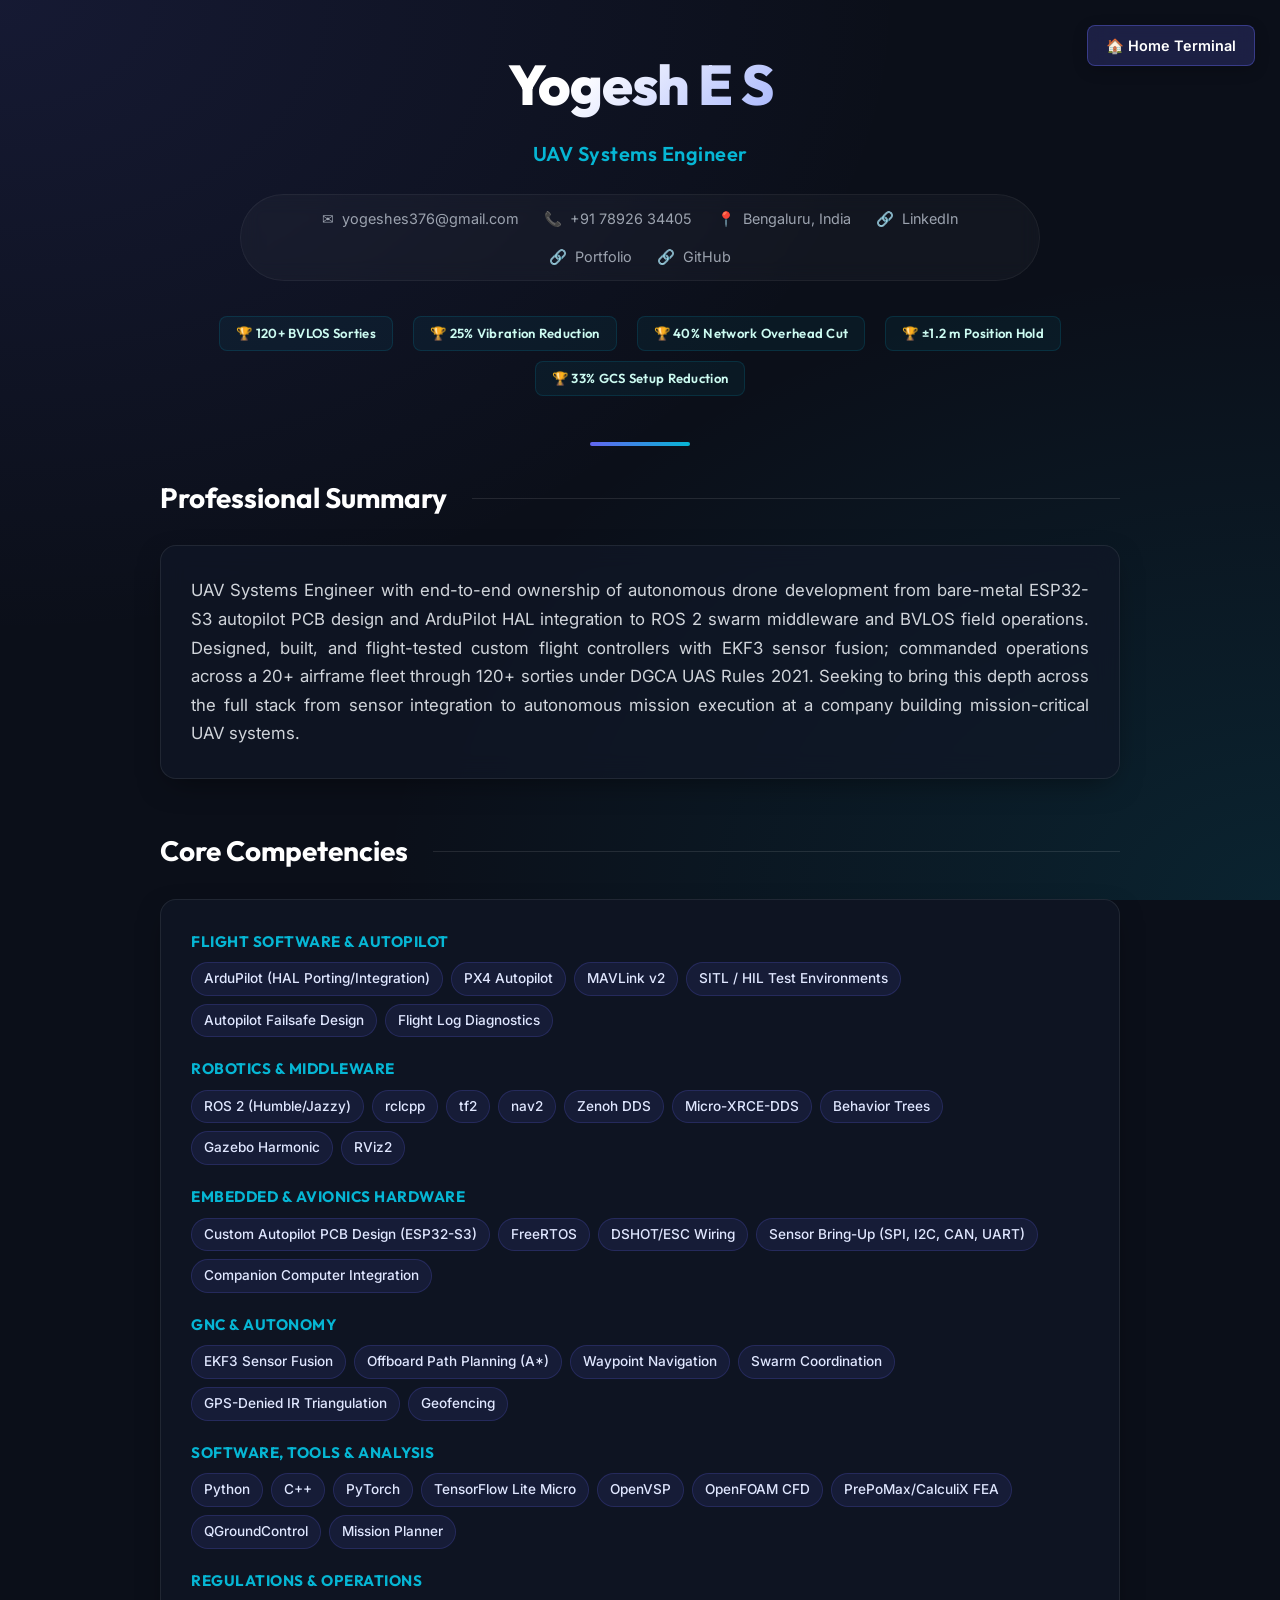
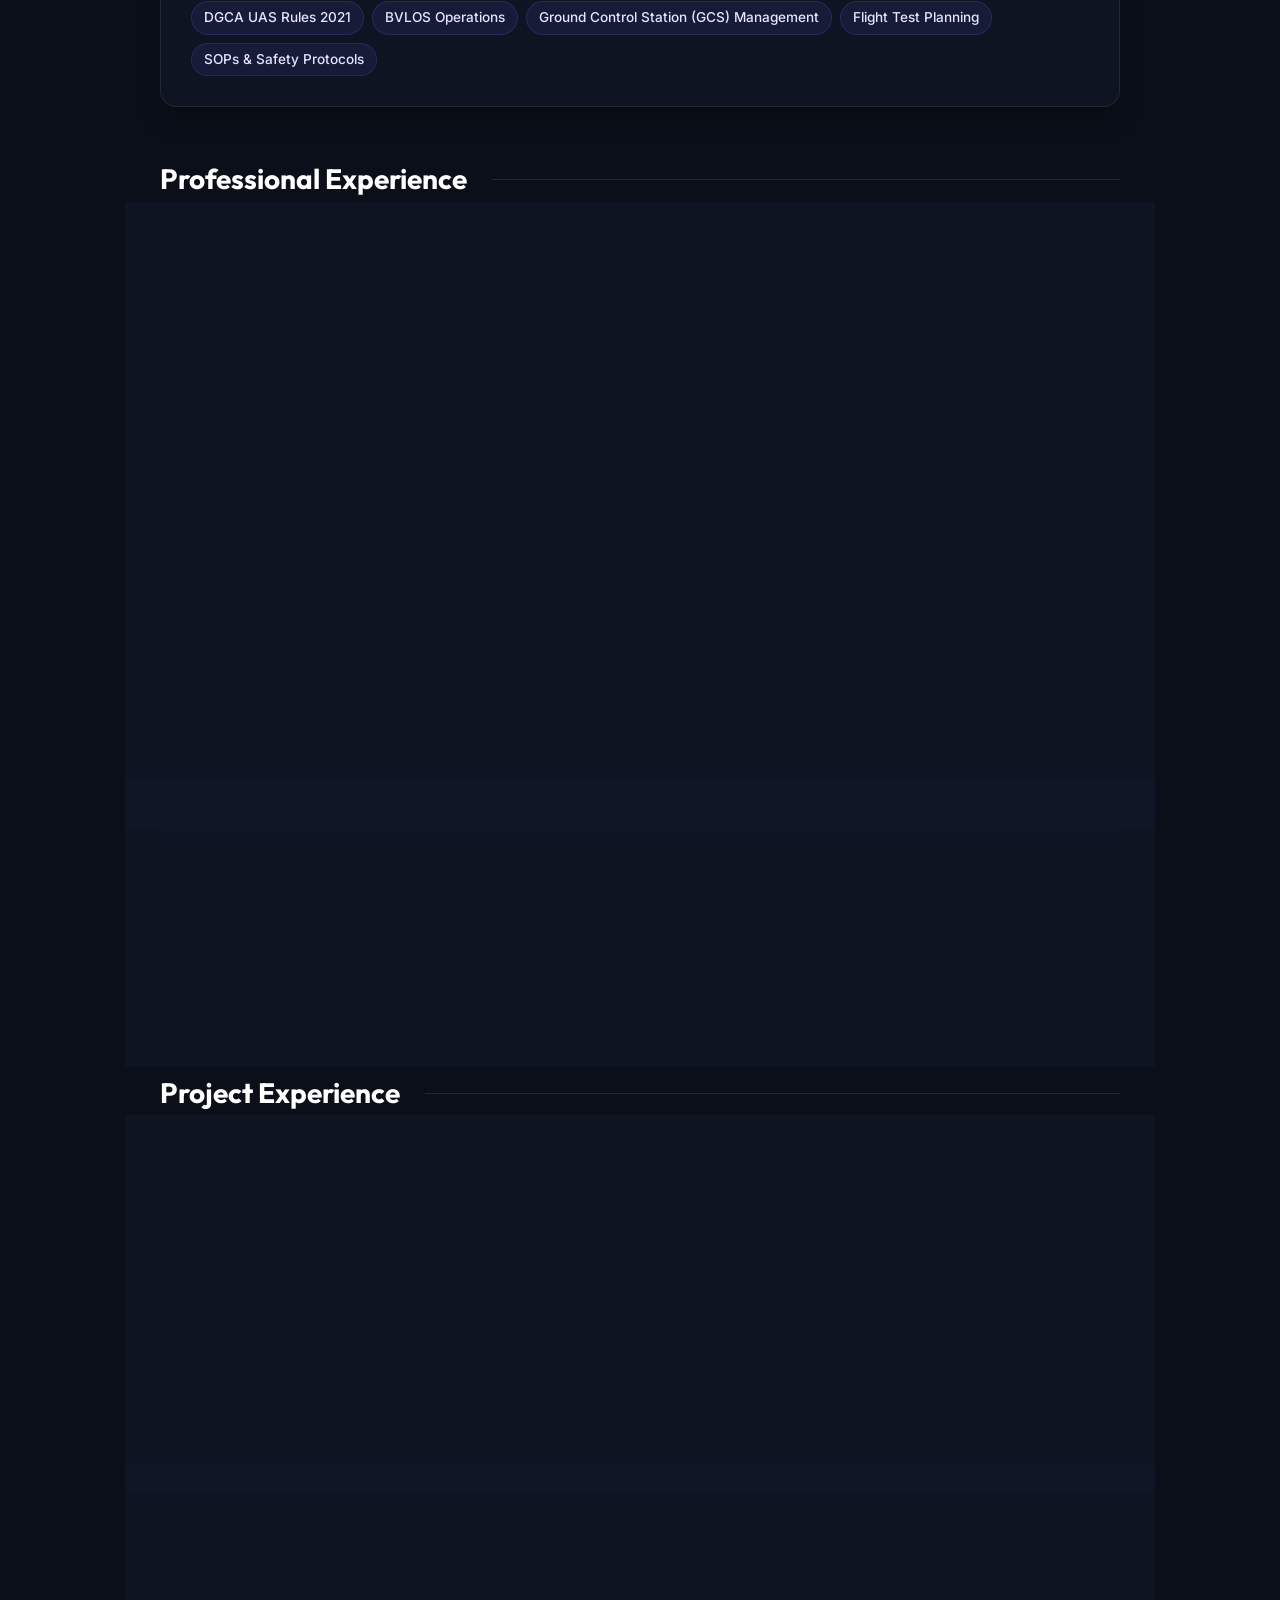
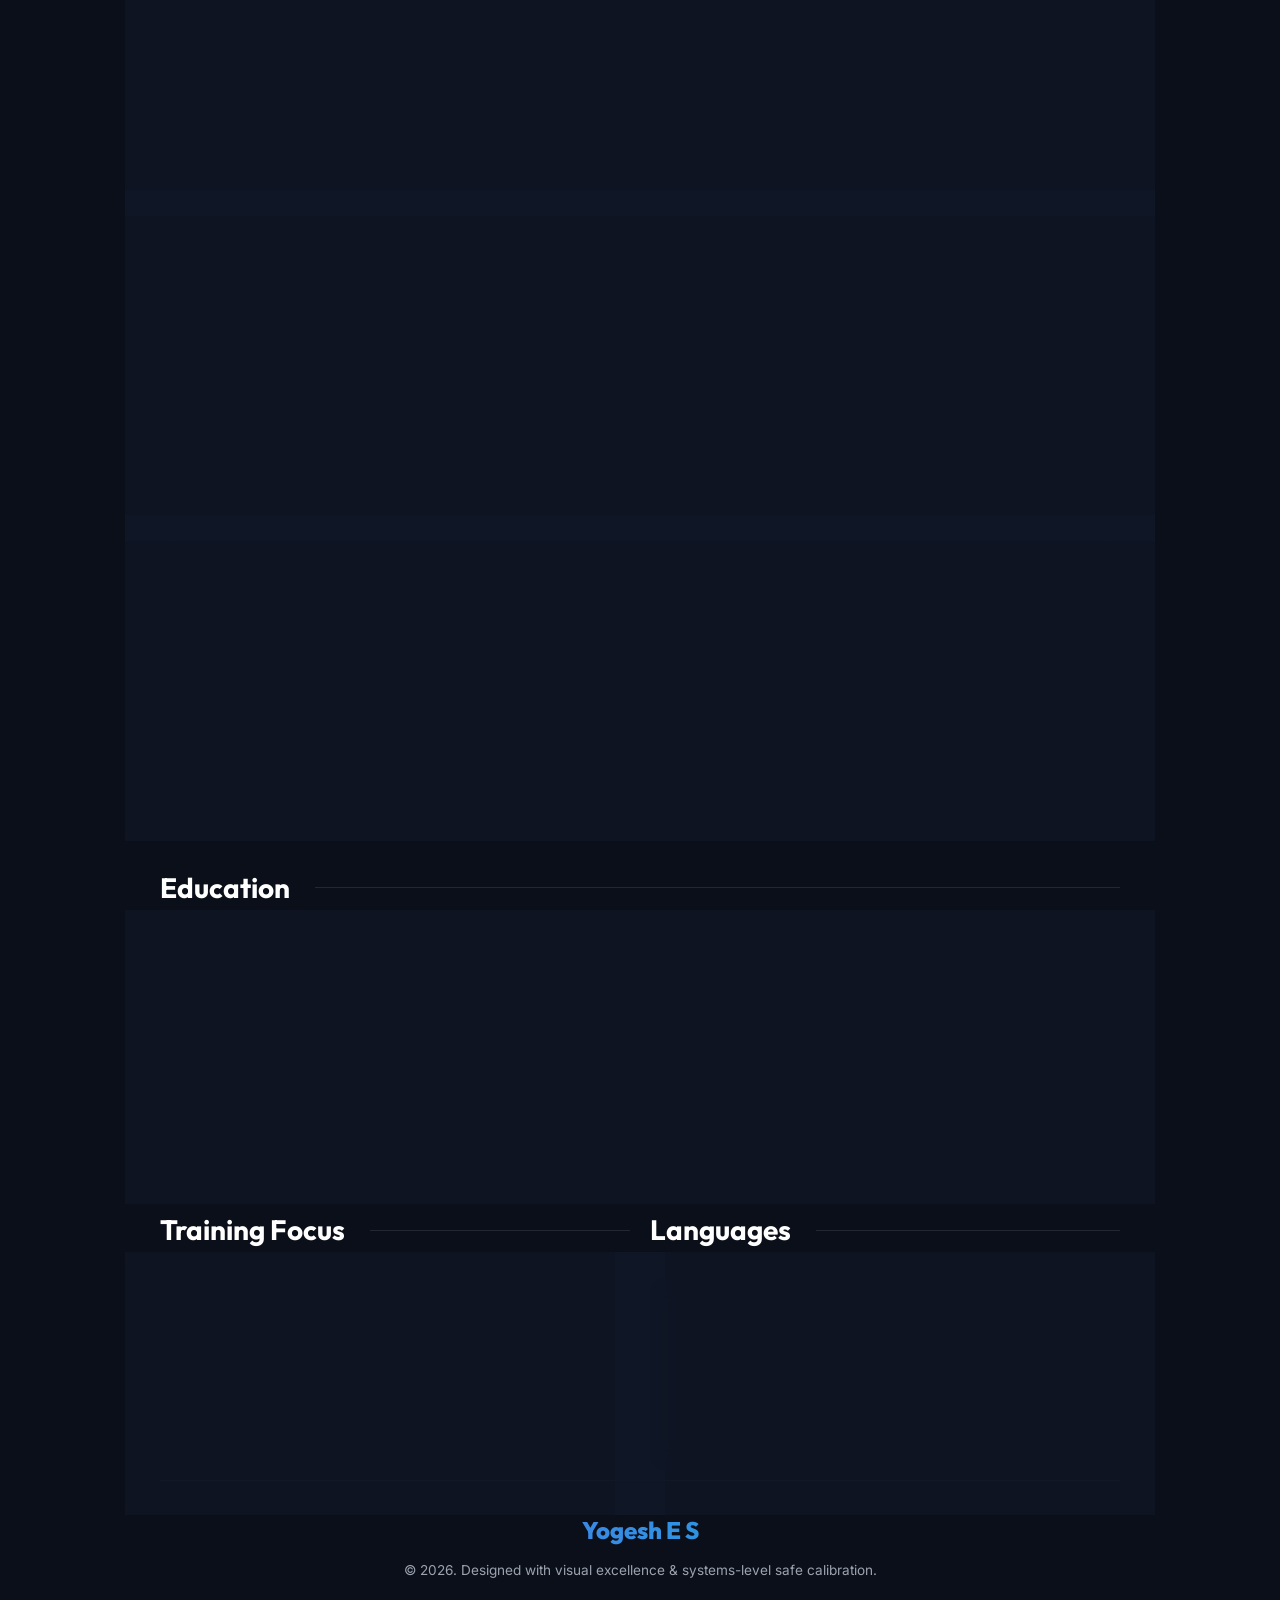
<file: resume.html>
<!DOCTYPE html>
<html lang="en">
<head>
    <meta charset="UTF-8">
    <meta name="viewport" content="width=device-width, initial-scale=1.0">
    <title>Yogesh E S | UAV Systems Engineer Portfolio</title>
    <meta name="description" content="Professional portfolio of Yogesh E S, UAV Systems Engineer specializing in UAV Autonomy, avionics, ROS 2, and flight hardware.">
    <link rel="preconnect" href="https://fonts.googleapis.com">
    <link rel="preconnect" href="https://fonts.gstatic.com" crossorigin>
    <link href="https://fonts.googleapis.com/css2?family=Inter:wght@300;400;500;600;700;800&family=Outfit:wght@400;500;600;700;800&display=swap" rel="stylesheet">
    <style>
        :root {
            --bg-color: #0B0F19;
            --card-bg: rgba(17, 24, 39, 0.7);
            --card-border: rgba(255, 255, 255, 0.08);
            --text-primary: #F3F4F6;
            --text-secondary: #9CA3AF;
            --accent-primary: #6366F1;
            --accent-glow: rgba(99, 102, 241, 0.15);
            --accent-cyan: #06B6D4;
            --glow-cyan: rgba(6, 182, 212, 0.15);
            --font-display: 'Outfit', sans-serif;
            --font-body: 'Inter', sans-serif;
        }

        * {
            margin: 0;
            padding: 0;
            box-sizing: border-box;
            scroll-behavior: smooth;
        }

        body {
            background-color: var(--bg-color);
            color: var(--text-primary);
            font-family: var(--font-body);
            line-height: 1.6;
            overflow-x: hidden;
            background-image: 
                radial-gradient(at 0% 0%, rgba(99, 102, 241, 0.12) 0px, transparent 50%),
                radial-gradient(at 100% 100%, rgba(6, 182, 212, 0.12) 0px, transparent 50%);
            background-attachment: fixed;
        }

        .container {
            max-width: 1000px;
            margin: 0 auto;
            padding: 40px 20px 80px 20px;
        }

        /* Header Layout */
        header {
            display: flex;
            flex-direction: column;
            align-items: center;
            text-align: center;
            margin-bottom: 50px;
            position: relative;
        }

        header::after {
            content: '';
            position: absolute;
            bottom: -20px;
            width: 100px;
            height: 4px;
            background: linear-gradient(90deg, var(--accent-primary), var(--accent-cyan));
            border-radius: 2px;
        }

        .profile-name {
            font-family: var(--font-display);
            font-size: 3.5rem;
            font-weight: 800;
            background: linear-gradient(135deg, #FFFFFF 30%, #A5B4FC 100%);
            -webkit-background-clip: text;
            -webkit-text-fill-color: transparent;
            letter-spacing: -1px;
            margin-bottom: 8px;
        }

        .profile-title {
            font-family: var(--font-display);
            font-size: 1.25rem;
            font-weight: 600;
            color: var(--accent-cyan);
            letter-spacing: 0.5px;
            margin-bottom: 24px;
        }

        .contact-grid {
            display: flex;
            flex-wrap: wrap;
            justify-content: center;
            gap: 15px 25px;
            max-width: 800px;
            background: rgba(255, 255, 255, 0.03);
            padding: 12px 30px;
            border-radius: 50px;
            border: 1px solid rgba(255, 255, 255, 0.05);
            backdrop-filter: blur(10px);
            margin-bottom: 25px;
        }

        .contact-item {
            font-size: 0.9rem;
            color: var(--text-secondary);
            text-decoration: none;
            display: flex;
            align-items: center;
            gap: 8px;
            transition: color 0.2s ease;
        }

        .contact-item:hover {
            color: var(--text-primary);
        }

        .contact-item .icon {
            font-style: normal;
        }

        /* Achievements Banner */
        .achievements-grid {
            display: flex;
            flex-wrap: wrap;
            justify-content: center;
            gap: 10px 20px;
            max-width: 900px;
            margin: 10px auto 30px auto;
            font-family: var(--font-display);
        }

        .achievement-tag {
            background: rgba(6, 182, 212, 0.06);
            color: #CCFBF1;
            border: 1px solid rgba(6, 182, 212, 0.15);
            padding: 6px 16px;
            border-radius: 8px;
            font-size: 0.82rem;
            font-weight: 600;
            letter-spacing: 0.3px;
        }

        /* Section Layout */
        section {
            margin-bottom: 50px;
        }

        .section-title {
            font-family: var(--font-display);
            font-size: 1.75rem;
            font-weight: 700;
            margin-bottom: 25px;
            display: flex;
            align-items: center;
            gap: 10px;
            color: #FFFFFF;
        }

        .section-title::after {
            content: '';
            flex-grow: 1;
            height: 1px;
            background: rgba(255, 255, 255, 0.1);
            margin-left: 15px;
        }

        /* Card System (Glassmorphic) */
        .glass {
            background: var(--card-bg);
            border: 1px solid var(--card-border);
            border-radius: 16px;
            backdrop-filter: blur(12px);
            box-shadow: 0 10px 30px -10px rgba(0, 0, 0, 0.5);
            transition: all 0.3s cubic-bezier(0.4, 0, 0.2, 1);
        }

        .card {
            padding: 30px;
            margin-bottom: 20px;
            position: relative;
            overflow: hidden;
        }

        .card::before {
            content: '';
            position: absolute;
            top: 0;
            left: 0;
            width: 4px;
            height: 100%;
            background: var(--accent-primary);
            opacity: 0;
            transition: opacity 0.3s ease;
        }

        .card:hover {
            transform: translateY(-4px);
            border-color: rgba(99, 102, 241, 0.3);
            box-shadow: 0 20px 40px -15px var(--accent-glow);
        }

        .card:hover::before {
            opacity: 1;
        }

        /* Summary Text */
        .summary-text {
            font-size: 1.05rem;
            color: #D1D5DB;
            text-align: justify;
            line-height: 1.7;
        }

        /* Skills Layout */
        .skills-container {
            display: flex;
            flex-direction: column;
            gap: 20px;
            padding: 30px;
        }

        .skills-category {
            display: flex;
            flex-direction: column;
            gap: 8px;
        }

        .category-name {
            font-family: var(--font-display);
            font-size: 0.95rem;
            font-weight: 700;
            color: var(--accent-cyan);
            letter-spacing: 0.5px;
            text-transform: uppercase;
        }

        .badges-list {
            display: flex;
            flex-wrap: wrap;
            gap: 8px;
        }

        .skill-badge {
            background: rgba(99, 102, 241, 0.1);
            color: #E0E7FF;
            border: 1px solid rgba(99, 102, 241, 0.2);
            padding: 5px 12px;
            border-radius: 50px;
            font-size: 0.85rem;
            font-weight: 500;
            transition: all 0.2s ease;
        }

        .skill-badge:hover {
            background: var(--accent-primary);
            color: #FFFFFF;
            transform: scale(1.05);
            box-shadow: 0 0 15px rgba(99, 102, 241, 0.4);
            border-color: var(--accent-primary);
        }

        /* Experience Elements */
        .card-header {
            display: flex;
            justify-content: space-between;
            align-items: flex-start;
            flex-wrap: wrap;
            gap: 15px;
            margin-bottom: 20px;
        }

        .card-title {
            font-family: var(--font-display);
            font-size: 1.35rem;
            font-weight: 700;
            color: #FFFFFF;
        }

        .text-accent {
            color: var(--accent-cyan) !important;
        }

        .card-subtitle {
            font-size: 1rem;
            color: var(--accent-primary);
            font-weight: 600;
            margin-top: 2px;
        }

        .card-meta {
            display: flex;
            gap: 15px;
            flex-wrap: wrap;
        }

        .meta-item {
            font-size: 0.85rem;
            color: var(--text-secondary);
            background: rgba(255, 255, 255, 0.04);
            padding: 4px 12px;
            border-radius: 6px;
            border: 1px solid rgba(255, 255, 255, 0.05);
            display: flex;
            align-items: center;
            gap: 6px;
        }

        .meta-item .icon {
            font-style: normal;
        }

        .bullet-list {
            list-style: none;
        }

        .bullet-list li {
            font-size: 0.95rem;
            color: #D1D5DB;
            margin-bottom: 12px;
            padding-left: 20px;
            position: relative;
            text-align: justify;
        }

        .bullet-list li::before {
            content: '•';
            position: absolute;
            left: 0;
            color: var(--accent-cyan);
            font-weight: bold;
        }

        .bullet-list li:last-child {
            margin-bottom: 0;
        }

        /* Projects Section */
        .projects-grid {
            display: grid;
            grid-template-columns: 1fr;
            gap: 25px;
        }

        .project-card {
            display: flex;
            flex-direction: column;
            justify-content: flex-start;
        }

        .project-card::before {
            background: var(--accent-cyan);
        }

        .project-card:hover {
            border-color: rgba(6, 182, 212, 0.3);
            box-shadow: 0 20px 40px -15px var(--glow-cyan);
        }

        .tech-container {
            display: flex;
            flex-wrap: wrap;
            gap: 6px;
            margin: 12px 0 18px 0;
        }

        .tech-pill {
            background: rgba(6, 182, 212, 0.08);
            color: #A5F3FC;
            border: 1px solid rgba(6, 182, 212, 0.15);
            padding: 3px 10px;
            border-radius: 4px;
            font-size: 0.78rem;
            font-weight: 500;
        }

        .project-desc {
            font-size: 0.95rem;
            color: #D1D5DB;
            text-align: justify;
            line-height: 1.65;
        }

        /* Education Details */
        .edu-thesis {
            font-size: 0.95rem;
            color: #D1D5DB;
            background: rgba(255, 255, 255, 0.02);
            padding: 15px 20px;
            border-radius: 8px;
            border-left: 3px solid var(--accent-cyan);
            margin-top: 15px;
        }

        /* Double Column Grid at Bottom */
        .bottom-grid {
            display: grid;
            grid-template-columns: 1fr;
            gap: 20px;
        }

        @media (min-width: 768px) {
            .bottom-grid {
                grid-template-columns: repeat(2, 1fr);
            }
        }

        .bottom-card {
            padding: 25px;
            height: 100%;
        }

        .cert-text, .lang-text {
            font-size: 0.98rem;
            color: #D1D5DB;
            line-height: 1.6;
        }

        /* Footer */
        footer {
            text-align: center;
            margin-top: 80px;
            padding-top: 30px;
            border-top: 1px solid rgba(255, 255, 255, 0.05);
        }

        .footer-logo {
            font-family: var(--font-display);
            font-size: 1.5rem;
            font-weight: 800;
            background: linear-gradient(90deg, var(--accent-primary), var(--accent-cyan));
            -webkit-background-clip: text;
            -webkit-text-fill-color: transparent;
            margin-bottom: 10px;
        }

        .footer-text {
            font-size: 0.85rem;
            color: var(--text-secondary);
        }

        /* Action Buttons */
        .actions-container {
            position: fixed;
            top: 25px;
            right: 25px;
            z-index: 100;
            display: flex;
            gap: 10px;
        }

        .action-btn {
            background: rgba(99, 102, 241, 0.2);
            color: #FFFFFF;
            border: 1px solid rgba(99, 102, 241, 0.4);
            padding: 8px 18px;
            border-radius: 8px;
            font-size: 0.9rem;
            font-weight: 600;
            text-decoration: none;
            backdrop-filter: blur(10px);
            transition: all 0.2s ease;
            box-shadow: 0 4px 15px rgba(0, 0, 0, 0.2);
        }

        .action-btn:hover {
            background: var(--accent-primary);
            border-color: var(--accent-primary);
            transform: translateY(-2px);
            box-shadow: 0 6px 20px var(--accent-glow);
        }
    </style>
</head>
<body>

    <div class="actions-container">
        <a href="index.html" class="action-btn">🏠 Home Terminal</a>
    </div>

    <div class="container">
        <header>
            <h1 class="profile-name">Yogesh E S</h1>
            <div class="profile-title">UAV Systems Engineer</div>
            
            <div class="contact-grid">
                <a href="mailto:yogeshes376@gmail.com" class="contact-item"><i class="icon">✉</i> yogeshes376@gmail.com</a>
                <span class="contact-item"><i class="icon">📞</i> +91 78926 34405</span>
                <span class="contact-item"><i class="icon">📍</i> Bengaluru, India</span>
                <a href="https://linkedin.com/in/yogesh-e-s" target="_blank" class="contact-item"><i class="icon">🔗</i> LinkedIn</a>
                <a href="https://yogesh031020.github.io" target="_blank" class="contact-item"><i class="icon">🔗</i> Portfolio</a>
                <a href="https://github.com/yogesh031020" target="_blank" class="contact-item"><i class="icon">🔗</i> GitHub</a>
            </div>

            <div class="achievements-grid">
                <span class="achievement-tag">🏆 120+ BVLOS Sorties</span>
                <span class="achievement-tag">🏆 25% Vibration Reduction</span>
                <span class="achievement-tag">🏆 40% Network Overhead Cut</span>
                <span class="achievement-tag">🏆 ±1.2 m Position Hold</span>
                <span class="achievement-tag">🏆 33% GCS Setup Reduction</span>
            </div>
        </header>

        <section id="summary">
            <h2 class="section-title">Professional Summary</h2>
            <div class="card glass">
                <p class="summary-text">UAV Systems Engineer with end-to-end ownership of autonomous drone development from bare-metal ESP32-S3 autopilot PCB design and ArduPilot HAL integration to ROS 2 swarm middleware and BVLOS field operations. Designed, built, and flight-tested custom flight controllers with EKF3 sensor fusion; commanded operations across a 20+ airframe fleet through 120+ sorties under DGCA UAS Rules 2021. Seeking to bring this depth across the full stack from sensor integration to autonomous mission execution at a company building mission-critical UAV systems.</p>
            </div>
        </section>

        <section id="skills">
            <h2 class="section-title">Core Competencies</h2>
            <div class="card glass skills-container">
                <div class="skills-category">
                    <span class="category-name">Flight Software & Autopilot</span>
                    <div class="badges-list">
                        <span class="skill-badge">ArduPilot (HAL Porting/Integration)</span>
                        <span class="skill-badge">PX4 Autopilot</span>
                        <span class="skill-badge">MAVLink v2</span>
                        <span class="skill-badge">SITL / HIL Test Environments</span>
                        <span class="skill-badge">Autopilot Failsafe Design</span>
                        <span class="skill-badge">Flight Log Diagnostics</span>
                    </div>
                </div>

                <div class="skills-category">
                    <span class="category-name">Robotics & Middleware</span>
                    <div class="badges-list">
                        <span class="skill-badge">ROS 2 (Humble/Jazzy)</span>
                        <span class="skill-badge">rclcpp</span>
                        <span class="skill-badge">tf2</span>
                        <span class="skill-badge">nav2</span>
                        <span class="skill-badge">Zenoh DDS</span>
                        <span class="skill-badge">Micro-XRCE-DDS</span>
                        <span class="skill-badge">Behavior Trees</span>
                        <span class="skill-badge">Gazebo Harmonic</span>
                        <span class="skill-badge">RViz2</span>
                    </div>
                </div>

                <div class="skills-category">
                    <span class="category-name">Embedded & Avionics Hardware</span>
                    <div class="badges-list">
                        <span class="skill-badge">Custom Autopilot PCB Design (ESP32-S3)</span>
                        <span class="skill-badge">FreeRTOS</span>
                        <span class="skill-badge">DSHOT/ESC Wiring</span>
                        <span class="skill-badge">Sensor Bring-Up (SPI, I2C, CAN, UART)</span>
                        <span class="skill-badge">Companion Computer Integration</span>
                    </div>
                </div>

                <div class="skills-category">
                    <span class="category-name">GNC & Autonomy</span>
                    <div class="badges-list">
                        <span class="skill-badge">EKF3 Sensor Fusion</span>
                        <span class="skill-badge">Offboard Path Planning (A*)</span>
                        <span class="skill-badge">Waypoint Navigation</span>
                        <span class="skill-badge">Swarm Coordination</span>
                        <span class="skill-badge">GPS-Denied IR Triangulation</span>
                        <span class="skill-badge">Geofencing</span>
                    </div>
                </div>

                <div class="skills-category">
                    <span class="category-name">Software, Tools & Analysis</span>
                    <div class="badges-list">
                        <span class="skill-badge">Python</span>
                        <span class="skill-badge">C++</span>
                        <span class="skill-badge">PyTorch</span>
                        <span class="skill-badge">TensorFlow Lite Micro</span>
                        <span class="skill-badge">OpenVSP</span>
                        <span class="skill-badge">OpenFOAM CFD</span>
                        <span class="skill-badge">PrePoMax/CalculiX FEA</span>
                        <span class="skill-badge">QGroundControl</span>
                        <span class="skill-badge">Mission Planner</span>
                    </div>
                </div>

                <div class="skills-category">
                    <span class="category-name">Regulations & Operations</span>
                    <div class="badges-list">
                        <span class="skill-badge">DGCA UAS Rules 2021</span>
                        <span class="skill-badge">BVLOS Operations</span>
                        <span class="skill-badge">Ground Control Station (GCS) Management</span>
                        <span class="skill-badge">Flight Test Planning</span>
                        <span class="skill-badge">SOPs & Safety Protocols</span>
                    </div>
                </div>
            </div>
        </section>

        <section id="experience">
            <h2 class="section-title">Professional Experience</h2>
            
            <div class="card glass">
                <div class="card-header">
                    <div>
                        <h3 class="card-title">UAV Systems Engineer</h3>
                        <div class="card-subtitle">Novatech Robo Pvt. Ltd.</div>
                    </div>
                    <div class="card-meta">
                        <span class="meta-item"><i class="icon">📍</i> Bengaluru, India</span>
                        <span class="meta-item"><i class="icon">📅</i> Jun 2024 — Present</span>
                    </div>
                </div>
                <ul class="bullet-list">
                    <li>Commanded BVLOS flight test operations across a 20+ airframe fleet logging 120+ sorties with zero incidents executing pre-flight airworthiness checks, real-time telemetry monitoring, and structured post-flight debrief cycles in compliance with DGCA UAS Rules 2021.</li>
                    <li>Authored corporate SOPs for a 5-pilot crew, standardizing pre-flight checklists, emergency response protocols, GCS configuration procedures, and bench-test validation logic; adopted as the baseline operating framework for all new airframe integrations.</li>
                    <li>Built a Python telemetry diagnostic pipeline to parse ArduPilot .bin logs for IMU vibration peaks and EKF3 residuals; applied FFT-driven motor-mount isolation across 5 platforms, reducing structural vibration levels by 25% and extending drivetrain service intervals.</li>
                    <li>Integrated custom ESP32-S3 autopilots with DSHOT ESC wiring and payload cameras; configured offboard ROS 2 (rclcpp) autonomous waypoint-sequencing and geofencing fail-safe behaviors, cutting pre-mission GCS setup time from ~45 min to ~30 min per sortie (33% reduction).</li>
                    <li>Executed real-time GCS PID loop tuning to eliminate roll/pitch transients and optimize battery draw across multiple airframe configurations; delivered hands-on drone assembly and calibration workshops to 120+ engineers across 6 cohort groups.</li>
                </ul>
            </div>
            
            <div class="card glass">
                <div class="card-header">
                    <div>
                        <h3 class="card-title">NDT & Inspection Engineer (Intern)</h3>
                        <div class="card-subtitle">Trinity NDT Engineers</div>
                    </div>
                    <div class="card-meta">
                        <span class="meta-item"><i class="icon">📍</i> Bengaluru, India</span>
                        <span class="meta-item"><i class="icon">📅</i> Feb 2023 — May 2023</span>
                    </div>
                </div>
                <ul class="bullet-list">
                    <li>Performed Radiographic Testing (RT), UT, and Positive Material Identification (PMI) on 150+ aerospace propulsion components for GTRE (DRDO), ensuring airworthiness compliance and authoring inspection reports to AS/NAS quality standards.</li>
                </ul>
            </div>
        </section>

        <section id="projects">
            <h2 class="section-title">Project Experience</h2>
            <div class="projects-grid">
                
                <div class="card glass project-card">
                    <h3 class="card-title text-accent">AeroCore-S3 - Bare-Metal Custom Flight Controller</h3>
                    <div class="tech-container">
                        <span class="tech-pill">ESP32-S3</span>
                        <span class="tech-pill">ArduPilot HAL</span>
                        <span class="tech-pill">SPI / I2C Bus</span>
                        <span class="tech-pill">EKF3 Fusion</span>
                        <span class="tech-pill">PCB Design</span>
                    </div>
                    <p class="project-desc">Architected a full custom flight controller from schematic to airborne hardware: designed SPI bus topology for BMI270 IMU and BMP581 barometer at sub-10 MHz, resolving clock jitter and bus contention during firmware bringup. Wrote custom HAL interface mappings in ArduPilot for high-speed SPI sensor communication; validated EKF3 sensor fusion through a structured flight test matrix static hover (±1.2 m position hold), GPS-assisted loiter, and full autonomous waypoint execution confirming stable attitude estimation across all envelopes. Published complete flight logs, PCB schematics, and flight footage at github.com/yogesh031020/AeroCore-S3.</p>
                </div>
                
                <div class="card glass project-card">
                    <h3 class="card-title text-accent">Project TRINITY - Decentralized Swarm Coordination Engine</h3>
                    <div class="tech-container">
                        <span class="tech-pill">C++</span>
                        <span class="tech-pill">ROS 2 Humble</span>
                        <span class="tech-pill">Zenoh DDS</span>
                        <span class="tech-pill">Raspberry Pi 4</span>
                        <span class="tech-pill">Gazebo Harmonic</span>
                    </div>
                    <p class="project-desc">Developed a C++ boids algorithm swarm coordination library running inside isolated ROS 2 namespaces, enabling decentralized multi-agent path planning without a central broker or single point of failure. Integrated Eclipse Zenoh router for peer to peer telemetry synchronization, cutting active network overhead by 40% versus pure ROS 2 DDS validated by bandwidth and RTT profiling on Raspberry Pi 4 companion computers. Visualized real-time swarm state and collision avoidance boundaries in RViz2; full system validated in Gazebo Harmonic SITL before hardware integration.</p>
                </div>

                <div class="card glass project-card">
                    <h3 class="card-title text-accent">Autonomous Warehouse Quadcopter v2 - GPS-Denied Autonomy</h3>
                    <div class="tech-container">
                        <span class="tech-pill">ESP32-S3</span>
                        <span class="tech-pill">FreeRTOS Kernel</span>
                        <span class="tech-pill">IR Triangulation</span>
                        <span class="tech-pill">MAVLink telemetry</span>
                        <span class="tech-pill">TFLite Micro</span>
                    </div>
                    <p class="project-desc">Deployed a dual-core FreeRTOS architecture on an ESP32-S3 companion computer: Core 0 handling A* pathfinding and IR triangulation; Core 1 managing MAVLink telemetry and ultrasonic obstacle avoidance achieving <40 ms full control loop latency. Implemented a 4-beacon TSOP38238 IR sensor array for dynamic spatial triangulation, achieving ±3cm docking precision for automated payload pickup in GPS-denied warehouse environments. Deployed a TensorFlow Lite Micro model onboard for human-obstacle classification, triggering MG90S servo safe-release failsafes on detection.</p>
                </div>

                <div class="card glass project-card">
                    <h3 class="card-title text-accent">Project ICARUS - HALE Airframe Design & CFD/FEA Optimization</h3>
                    <div class="tech-container">
                        <span class="tech-pill">OpenVSP</span>
                        <span class="tech-pill">OpenFOAM CFD</span>
                        <span class="tech-pill">PrePoMax FEA</span>
                        <span class="tech-pill">CalculiX</span>
                        <span class="tech-pill">PyTorch ML</span>
                    </div>
                    <p class="project-desc">Executed a closed-loop design iteration on a 3.0m High-Altitude Long-Endurance (HALE) UAV: aerodynamic shaping in OpenVSP, structural boundary certification in PrePoMax/CalculiX FEA, and low-speed regime validation via OpenFOAM CFD. Trained a PyTorch surrogate model on drag-weight trade surfaces across aspect ratio and spar geometry sweeps, achieving an 11.9% lift efficiency gain over the baseline all design decisions data-driven from CFD and FEA outputs.</p>
                </div>
            </div>
        </section>

        <section id="education">
            <h2 class="section-title">Education</h2>
            <div class="card glass">
                <div class="card-header">
                    <div>
                        <h3 class="card-title">B.E. in Aeronautical Engineering</h3>
                        <div class="card-subtitle">SJC Institute of Technology (VTU)</div>
                    </div>
                    <div class="card-meta">
                        <span class="meta-item"><i class="icon">📍</i> Chikkaballapura, India</span>
                        <span class="meta-item"><i class="icon">📅</i> 2019 — 2023</span>
                    </div>
                </div>
                <p class="edu-thesis"><strong>Final Year Project:</strong> Prototype Design & Analysis of a Valveless Pulsejet Engine - propulsion systems, combustion analysis, structural testing</p>
            </div>
        </section>

        <div class="bottom-grid">
            <section id="certifications" style="margin-bottom: 0;">
                <h2 class="section-title">Training Focus</h2>
                <div class="card glass bottom-card">
                    <p class="cert-text">Professional Non-Destructive Testing (NDT) Level II Certification (UT, PT, RT) | Trinity NDT Engineers</p>
                </div>
            </section>

            <section id="languages" style="margin-bottom: 0;">
                <h2 class="section-title">Languages</h2>
                <div class="card glass bottom-card">
                    <p class="lang-text">English (Professional) • Hindi • Kannada • Tamil</p>
                </div>
            </section>
        </div>

        <footer>
            <div class="footer-logo">Yogesh E S</div>
            <div class="footer-text">© 2026. Designed with visual excellence & systems-level safe calibration.</div>
        </footer>
    </div>

</body>
</html>
</file>
<file: style.css>
/* ==========================================================================
   Yogesh E S - Professional Aeronautical & UAV Autonomy Portfolio Style Sheet
   ========================================================================== */

@import url('https://fonts.googleapis.com/css2?family=Fira+Code:wght@400;600&family=Orbitron:wght@400;500;600;700;800;900&family=Outfit:wght@300;400;500;600;700;800&display=swap');

:root {
    /* Pure Aeronautical Blueprint & Flight Instrumentation Color Palette */
    --bg-base: #061121; /* Classic Engineering Blueprint Drafting Table Blue */
    --bg-surface: rgba(10, 25, 45, 0.75); /* Engineering acrylic overlay */
    --bg-panel: rgba(15, 32, 58, 0.7);
    --bg-console: #040c18; /* Black-box flight telemetry console */
    
    /* Aeronautical Vector Telemetry Colors */
    --primary: #00d2ff; /* Laser flight path cyan */
    --primary-rgb: 0, 210, 255;
    
    /* CFD Pressure / Low-Velocity Aerodynamic Flow Colors */
    --secondary: #6366f1; /* CFD Transition Indigo */
    
    /* CFD High-Pressure / Stagnation Point Flow Indicator */
    --accent: #ff4757; /* Aerodynamic drag alert red */
    
    --text-main: #f1f5f9;
    --text-muted: #94a3b8;
    
    /* Drafting Board Borders & Guidelines */
    --border-light: rgba(0, 210, 255, 0.18);
    --border-glow: rgba(0, 210, 255, 0.45);
    
    --font-heading: 'Orbitron', sans-serif;
    --font-body: 'Outfit', sans-serif;
    --font-mono: 'Fira Code', monospace;
    --transition: all 0.5s cubic-bezier(0.16, 1, 0.3, 1);
}

* { 
    margin: 0; 
    padding: 0; 
    box-sizing: border-box; 
    scroll-behavior: smooth; 
}

body {
    background-color: var(--bg-base);
    color: var(--text-main);
    font-family: var(--font-body);
    overflow-x: hidden;
    line-height: 1.6;
    -webkit-font-smoothing: antialiased;
}

/* Custom Telemetry Scrollbar */
::-webkit-scrollbar { 
    width: 8px; 
}
::-webkit-scrollbar-track { 
    background: var(--bg-base); 
}
::-webkit-scrollbar-thumb { 
    background: rgba(0, 210, 255, 0.2); 
    border-radius: 10px;
    border: 2px solid var(--bg-base);
}
::-webkit-scrollbar-thumb:hover { 
    background: var(--primary); 
    box-shadow: 0 0 12px var(--primary);
}

/* --- High-fidelity Aeronautical Drafting Background System --- */
.space-background {
    position: fixed; 
    top: 0; 
    left: 0; 
    width: 100vw; 
    height: 100vh;
    z-index: -3;
    /* Soft blueprint gradient paper background */
    background: 
        radial-gradient(circle at 50% 50%, #0a1e38 0%, #050f1d 100%);
}

/* Technical Engineering Grid Overlay */
.grid-overlay {
    position: fixed; 
    top: 0; 
    left: 0; 
    width: 100vw; 
    height: 100vh;
    z-index: -2;
    background-size: 40px 40px, 200px 200px;
    background-image: 
        /* Minor grid lines (1mm spacing equivalent) */
        linear-gradient(to right, rgba(0, 210, 255, 0.04) 1px, transparent 1px),
        linear-gradient(to bottom, rgba(0, 210, 255, 0.04) 1px, transparent 1px),
        /* Major grid lines (10mm spacing equivalent) */
        linear-gradient(to right, rgba(0, 210, 255, 0.1) 1.5px, transparent 1.5px),
        linear-gradient(to bottom, rgba(0, 210, 255, 0.1) 1.5px, transparent 1.5px);
    pointer-events: none;
    opacity: 0.85;
}

/* CFD Aerodynamic Pressure Gradients (Simulating Thermal/Velocity Flight Maps) */
.ambient-glow {
    position: fixed; 
    width: 650px; 
    height: 650px; 
    border-radius: 50%;
    filter: blur(150px); 
    z-index: -1; 
    pointer-events: none; 
    opacity: 0.2;
    mix-blend-mode: screen;
}
/* Cool Airflow Stream low pressure */
.primary-glow { 
    background: radial-gradient(circle, rgba(0,210,255,0.25) 0%, transparent 70%); 
}
/* Hot Wing Stagnation CFD High pressure */
.accent-glow { 
    background: radial-gradient(circle, rgba(255,71,87,0.18) 0%, transparent 70%); 
}

/* High-tech Aeronautical Compass / HUD Gauge Ring Watermark */
.space-background::after {
    content: '';
    position: fixed;
    bottom: -150px;
    left: -150px;
    width: 600px;
    height: 600px;
    border: 1px dashed rgba(0, 210, 255, 0.12);
    border-radius: 50%;
    pointer-events: none;
    z-index: -2;
    background-image: 
        radial-gradient(circle, transparent 40%, rgba(0, 210, 255, 0.02) 40%, transparent 41%),
        repeating-conic-gradient(from 0deg, rgba(0, 210, 255, 0.08) 0deg 1deg, transparent 1deg 10deg);
    animation: HUDspin 60s linear infinite;
}

@keyframes HUDspin {
    100% { transform: rotate(360deg); }
}

/* --- Aeronautical SOP Navigation Bar --- */
.glass-header {
    position: fixed; 
    top: 0; 
    left: 0; 
    width: 100%; 
    height: 85px;
    display: flex; 
    justify-content: space-between; 
    align-items: center;
    padding: 0 8%; 
    z-index: 100;
    background: rgba(6, 17, 33, 0.85);
    backdrop-filter: blur(25px) saturate(180%);
    border-bottom: 2px solid rgba(0, 210, 255, 0.2);
    box-shadow: 0 4px 30px rgba(0,0,0,0.3);
    transition: var(--transition);
}

.logo-text { 
    font-family: var(--font-heading); 
    font-size: 1.55rem; 
    font-weight: 900; 
    letter-spacing: 4px; 
    color: var(--text-main);
    text-shadow: 0 0 12px rgba(0, 210, 255, 0.4);
}
.logo-dot { 
    color: var(--primary); 
    animation: flash 1.5s infinite;
}

@keyframes flash {
    0%, 100% { opacity: 1; }
    50% { opacity: 0.2; }
}

nav { 
    display: flex; 
    gap: 40px; 
}
.nav-link {
    color: var(--text-muted); 
    text-decoration: none; 
    font-weight: 700; 
    font-size: 0.85rem;
    font-family: var(--font-heading);
    letter-spacing: 2px;
    text-transform: uppercase;
    transition: var(--transition); 
    position: relative;
    padding: 5px 0;
}
.nav-link::after {
    content: ''; 
    position: absolute; 
    bottom: -3px; 
    left: 0; 
    width: 0; 
    height: 2px;
    background: var(--primary); 
    transition: var(--transition);
    box-shadow: 0 0 8px var(--primary);
}
.nav-link:hover, .nav-link.active { 
    color: var(--primary); 
    text-shadow: 0 0 10px rgba(0, 210, 255, 0.5);
}
.nav-link:hover::after, .nav-link.active::after { 
    width: 100%; 
}

/* --- Layout System --- */
main { 
    max-width: 1300px; 
    margin: 0 auto; 
    padding: 140px 30px 60px; 
    display: flex; 
    flex-direction: column; 
    gap: 140px; 
}

/* --- Reveal Matrices --- */
.reveal { 
    opacity: 0; 
    transform: translateY(25px); 
    transition: 0.9s cubic-bezier(0.16, 1, 0.3, 1); 
}
.reveal.active { 
    opacity: 1; 
    transform: translateY(0); 
}
.reveal-delay { 
    opacity: 0; 
    transform: translateY(25px); 
    transition: 1.1s cubic-bezier(0.16, 1, 0.3, 1) 0.2s; 
}
.reveal-delay.active { 
    opacity: 1; 
    transform: translateY(0); 
}

/* --- Premium Flight Control Call-to-Actions --- */
.btn {
    display: inline-flex; 
    align-items: center; 
    justify-content: center;
    gap: 12px; 
    padding: 15px 32px;
    border-radius: 4px; 
    font-weight: 700; 
    font-family: var(--font-heading);
    font-size: 0.85rem;
    letter-spacing: 1.5px;
    text-transform: uppercase;
    text-decoration: none; 
    transition: var(--transition);
    cursor: pointer; 
    border: 1px solid transparent;
    position: relative;
    overflow: hidden;
}
.primary-btn {
    background: linear-gradient(135deg, var(--primary), var(--secondary));
    color: #fff; 
    box-shadow: 0 8px 20px rgba(0, 210, 255, 0.25);
    border: 1px solid rgba(0, 210, 255, 0.3);
}
.primary-btn::before {
    content: '';
    position: absolute;
    top: 0;
    left: -100%;
    width: 100%;
    height: 100%;
    background: linear-gradient(90deg, transparent, rgba(255, 255, 255, 0.15), transparent);
    transition: 0.6s;
}
.primary-btn:hover::before {
    left: 100%;
}
.primary-btn:hover { 
    transform: translateY(-3px); 
    box-shadow: 0 12px 25px rgba(0, 210, 255, 0.45); 
    border-color: var(--primary);
}

.secondary-btn { 
    background: rgba(0, 210, 255, 0.04); 
    color: var(--text-main); 
    border-color: rgba(0, 210, 255, 0.25); 
    backdrop-filter: blur(10px);
}
.secondary-btn:hover { 
    background: rgba(0, 210, 255, 0.12); 
    border-color: var(--primary); 
    box-shadow: 0 0 15px rgba(0, 210, 255, 0.2);
    transform: translateY(-3px); 
}

/* --- Section Formatting & Badging --- */
.section-header { 
    margin-bottom: 50px; 
    position: relative;
}
.section-badge {
    display: inline-block; 
    font-family: var(--font-heading); 
    font-size: 0.75rem;
    font-weight: 800;
    color: var(--primary); 
    letter-spacing: 3px; 
    margin-bottom: 12px;
    padding: 4px 12px;
    border: 1px solid rgba(0, 210, 255, 0.3);
    border-radius: 2px;
    background: rgba(0, 210, 255, 0.06);
}
.section-header h2 { 
    font-family: var(--font-heading); 
    font-size: 2.3rem; 
    font-weight: 900; 
    color: var(--text-main); 
    letter-spacing: 1.5px;
    text-shadow: 0 0 15px rgba(0, 210, 255, 0.1);
}
.section-subtitle { 
    color: var(--text-muted); 
    font-size: 1.05rem; 
    margin-top: 12px; 
    max-width: 650px; 
}

.glass-section {
    background: var(--bg-surface); 
    backdrop-filter: blur(25px);
    border: 2px solid rgba(0, 210, 255, 0.15); 
    border-radius: 12px; 
    padding: 60px;
    box-shadow: 
        0 24px 50px rgba(0,0,0,0.5),
        inset 0 1px 1px rgba(255,255,255,0.05);
}

.glass-panel {
    background: var(--bg-panel); 
    border: 1px solid rgba(0, 210, 255, 0.15);
    border-radius: 8px; 
    padding: 35px;
    backdrop-filter: blur(15px);
    transition: var(--transition);
}
.glass-panel:hover {
    border-color: var(--primary);
    box-shadow: 0 12px 30px rgba(0, 210, 255, 0.1);
}

/* --- Hero Section - Flight Control Hub --- */
#hero { 
    display: grid; 
    grid-template-columns: 1.2fr 0.8fr; 
    align-items: center; 
    gap: 60px; 
    min-height: 80vh; 
}
.status-badge {
    display: inline-flex; 
    align-items: center; 
    gap: 12px; 
    background: rgba(0, 210, 255, 0.08);
    border: 1.5px solid var(--border-glow); 
    color: var(--primary); 
    font-family: var(--font-heading);
    font-size: 0.8rem; 
    font-weight: 800;
    padding: 8px 18px; 
    border-radius: 4px; 
    margin-bottom: 35px; 
    letter-spacing: 2.5px;
    box-shadow: 0 0 15px rgba(0, 210, 255, 0.15);
}
.status-pulse { 
    width: 8px; 
    height: 8px; 
    background-color: var(--primary); 
    border-radius: 50%; 
    animation: pulse 1.5s infinite; 
}
.hero-title { 
    font-family: var(--font-heading); 
    font-size: 4.8rem; 
    font-weight: 900; 
    line-height: 1.05; 
    margin-bottom: 20px; 
    letter-spacing: -1px; 
    background: linear-gradient(135deg, #fff 50%, rgba(255,255,255,0.7) 100%);
    -webkit-background-clip: text;
    -webkit-text-fill-color: transparent;
}
.hero-subtitle { 
    font-family: var(--font-heading); 
    font-size: 1.5rem; 
    color: var(--primary); 
    margin-bottom: 30px; 
    height: 38px;
    letter-spacing: 2px;
    text-transform: uppercase;
    text-shadow: 0 0 10px rgba(0, 210, 255, 0.3);
}
.cursor { 
    color: var(--primary); 
    animation: blink 0.9s step-end infinite; 
}
.hero-tagline { 
    font-size: 1.15rem; 
    color: var(--text-muted); 
    margin-bottom: 45px; 
    max-width: 580px; 
    line-height: 1.75; 
}
.hero-actions { 
    display: flex; 
    gap: 25px; 
    margin-bottom: 60px; 
}

.hero-stats { 
    display: flex; 
    gap: 50px; 
}
.stat-card { 
    border-left: 3px solid var(--primary); 
    padding-left: 20px; 
    transition: var(--transition);
}
.stat-card:hover {
    transform: translateX(4px);
}
.stat-num { 
    font-family: var(--font-heading); 
    font-size: 2.1rem; 
    font-weight: 900; 
    color: var(--text-main); 
}
.stat-lbl { 
    font-size: 0.75rem; 
    color: var(--text-muted); 
    text-transform: uppercase; 
    letter-spacing: 2px; 
    margin-top: 4px;
}

/* CAD Drone Blueprint Vector Animation */
.drone-container { 
    position: relative; 
    width: 100%; 
    height: 450px; 
    display: flex; 
    justify-content: center; 
    align-items: center; 
    animation: float 5s ease-in-out infinite; 
}
.drone-glow { 
    position: absolute; 
    width: 320px; 
    height: 320px; 
    background: radial-gradient(circle, rgba(0,210,255,0.15) 0%, transparent 70%); 
    filter: blur(40px); 
}
.drone-svg { 
    width: 100%; 
    height: 100%; 
    max-width: 480px; 
    z-index: 2; 
}

@keyframes float {
    0% { transform: translateY(0px) rotate(0deg); }
    50% { transform: translateY(-20px) rotate(2deg); }
    100% { transform: translateY(0px) rotate(0deg); }
}
.propeller-spin { 
    animation: spin 0.12s linear infinite; 
    transform-origin: 0px 0px; 
}
@keyframes spin { 100% { transform: rotate(360deg); } }
.spin-slow { 
    animation: spin 24s linear infinite; 
    transform-origin: 250px 250px; 
}
.spin-reverse { 
    animation: spinReverse 18s linear infinite; 
    transform-origin: 250px 250px; 
}
@keyframes spinReverse { 100% { transform: rotate(-360deg); } }
@keyframes blink { 50% { opacity: 0; } }
@keyframes pulse { 
    0% { box-shadow: 0 0 0 0 rgba(0, 210, 255, 0.4); } 
    70% { box-shadow: 0 0 0 10px rgba(0, 210, 255, 0); } 
    100% { box-shadow: 0 0 0 0 rgba(0, 210, 255, 0); } 
}

/* --- About Section & Technical Profile --- */
.about-grid { 
    display: grid; 
    grid-template-columns: 1.4fr 1fr; 
    gap: 60px; 
}
.about-text h3 { 
    font-size: 1.7rem; 
    font-family: var(--font-heading);
    color: var(--text-main); 
    margin-bottom: 25px; 
    font-weight: 800; 
}
.about-text p { 
    color: var(--text-muted); 
    font-size: 1.1rem; 
    margin-bottom: 22px; 
    line-height: 1.8;
}
.about-text strong { 
    color: var(--primary); 
    font-weight: 600; 
}
.highlight-quote { 
    background: linear-gradient(90deg, rgba(0, 210, 255, 0.08), transparent); 
    border-left: 4px solid var(--primary); 
    padding: 30px; 
    border-radius: 0 4px 4px 0; 
    margin-top: 45px; 
    font-style: italic; 
    color: var(--text-main); 
    font-size: 1.1rem; 
    position: relative;
}
.quote-icon {
    position: absolute;
    top: -15px;
    left: 20px;
    font-size: 2rem;
    color: rgba(0, 210, 255, 0.15);
}

.about-card { 
    display: flex; 
    flex-direction: column; 
    gap: 22px; 
    justify-content: center; 
}
.card-line { 
    display: flex; 
    flex-direction: column; 
    border-bottom: 1px dashed rgba(0, 210, 255, 0.2); 
    padding-bottom: 15px; 
}
.card-line span { 
    font-size: 0.8rem; 
    color: var(--text-muted); 
    text-transform: uppercase; 
    letter-spacing: 2px; 
    margin-bottom: 5px;
}
.card-line strong { 
    font-family: var(--font-heading); 
    color: var(--text-main); 
    font-size: 1.15rem; 
    font-weight: 600; 
}

.github-btn { 
    display: flex; 
    align-items: center; 
    justify-content: center; 
    gap: 12px; 
    background: rgba(0, 210, 255, 0.04); 
    color: var(--text-main); 
    padding: 18px; 
    border-radius: 4px; 
    text-decoration: none; 
    font-weight: 700; 
    font-family: var(--font-heading);
    letter-spacing: 1.5px;
    text-transform: uppercase;
    font-size: 0.8rem;
    margin-top: 15px; 
    transition: var(--transition); 
    border: 1px solid rgba(0, 210, 255, 0.25); 
}
.github-btn:hover { 
    background: var(--primary); 
    color: #061121; 
    border-color: var(--primary); 
    box-shadow: 0 0 20px rgba(0, 210, 255, 0.4);
    transform: translateY(-3px); 
}

/* --- Professional Aeronautical Project Cards Deck --- */
.projects-grid { 
    display: grid; 
    grid-template-columns: repeat(auto-fit, minmax(350px, 1fr)); 
    gap: 35px; 
}
.project-card {
    position: relative; 
    background: rgba(10, 25, 45, 0.7); 
    border-radius: 12px; 
    overflow: hidden;
    text-decoration: none; 
    display: flex; 
    flex-direction: column; 
    transition: var(--transition);
    border: 1.5px solid rgba(0, 210, 255, 0.15); 
    padding: 40px;
    box-shadow: 0 10px 30px rgba(0,0,0,0.3);
}
.card-gradient-border { 
    position: absolute; 
    top: 0; 
    left: 0; 
    width: 100%; 
    height: 4px; 
    background: var(--primary); 
    opacity: 0; 
    transition: var(--transition); 
}
.project-card:hover { 
    transform: translateY(-8px); 
    background: rgba(15, 35, 65, 0.95); 
    box-shadow: 
        0 25px 50px rgba(0,0,0,0.5),
        0 0 25px rgba(0, 210, 255, 0.2); 
    border-color: var(--primary); 
}
.project-card:hover .card-gradient-border { 
    opacity: 1; 
}

.project-icon { 
    font-size: 2.2rem; 
    color: var(--primary); 
    margin-bottom: 25px; 
    transition: var(--transition);
}
.project-card:hover .project-icon {
    transform: scale(1.1);
    text-shadow: 0 0 15px var(--primary);
}
.project-title { 
    font-family: var(--font-heading); 
    font-size: 1.45rem; 
    color: var(--text-main); 
    margin-bottom: 10px; 
}
.project-subtitle { 
    font-size: 0.95rem; 
    color: var(--primary); 
    margin-bottom: 22px; 
    font-weight: 700;
    font-family: var(--font-heading);
    letter-spacing: 1px;
}
.project-desc { 
    color: var(--text-muted); 
    font-size: 1rem; 
    flex-grow: 1; 
    margin-bottom: 35px; 
    line-height: 1.7;
}
.tech-tags { 
    display: flex; 
    flex-wrap: wrap; 
    gap: 8px; 
}
.tech-tags span { 
    font-size: 0.75rem; 
    font-family: var(--font-heading);
    font-weight: 700;
    letter-spacing: 0.5px;
    background: rgba(0, 210, 255, 0.08); 
    color: var(--primary); 
    padding: 6px 14px; 
    border-radius: 2px; 
    border: 1px solid rgba(0, 210, 255, 0.25);
}

/* --- Tech Competencies Progress Indicators --- */
.skills-grid { 
    display: grid; 
    grid-template-columns: repeat(auto-fit, minmax(280px, 1fr)); 
    gap: 45px; 
}
.skill-category h4 { 
    font-family: var(--font-heading); 
    font-size: 1.1rem; 
    color: var(--text-main); 
    display: flex; 
    align-items: center; 
    gap: 12px; 
    margin-bottom: 30px; 
    border-bottom: 1.5px solid rgba(0, 210, 255, 0.25);
    padding-bottom: 10px;
    letter-spacing: 1px;
}
.skill-category h4 i { 
    color: var(--primary); 
}
.skill-category ul { 
    list-style: none; 
    display: flex; 
    flex-direction: column; 
    gap: 22px; 
}
.skill-info { 
    display: flex; 
    justify-content: space-between; 
    font-size: 0.9rem; 
    color: var(--text-muted); 
    margin-bottom: 8px; 
    font-weight: 500;
}
.skill-info span:first-child {
    color: var(--text-main);
}
.skill-bar { 
    width: 100%; 
    height: 6px; 
    background: rgba(255, 255, 255, 0.05); 
    border-radius: 2px; 
    overflow: hidden; 
    border: 1px solid rgba(0, 210, 255, 0.1);
}
.skill-fill { 
    height: 100%; 
    background: linear-gradient(90deg, var(--primary), var(--secondary)); 
    border-radius: 2px; 
    position: relative; 
    transition: width 1.5s ease-in-out;
}

/* --- High-Aesthetic Telemetry Contact Terminal --- */
.contact-grid { 
    display: grid; 
    grid-template-columns: 1.3fr 0.7fr; 
    gap: 50px; 
}
.console-box { 
    background: var(--bg-console); 
    border: 1.5px solid rgba(0, 210, 255, 0.2); 
    border-radius: 8px; 
    overflow: hidden; 
    box-shadow: 0 20px 50px rgba(0,0,0,0.6);
}
.console-header { 
    background: #061121; 
    padding: 16px 24px; 
    display: flex; 
    align-items: center; 
    justify-content: space-between; 
    border-bottom: 1.5px solid rgba(0, 210, 255, 0.2); 
}
.window-controls { 
    display: flex; 
    gap: 8px; 
}
.dot { 
    width: 12px; 
    height: 12px; 
    border-radius: 50%; 
}
.red-dot { background: #ff4757; } 
.yellow-dot { background: #ffa502; } 
.green-dot { background: #2ed573; }
.console-title { 
    font-family: var(--font-mono); 
    font-size: 0.8rem; 
    color: var(--text-muted); 
    letter-spacing: 1px;
}

.console-body { 
    padding: 35px; 
    display: flex; 
    flex-direction: column; 
    gap: 30px; 
}
.console-body p { 
    font-family: var(--font-mono); 
    font-size: 0.95rem; 
    color: #a5b4fc; 
    line-height: 1.8; 
}
.console-body p strong {
    color: var(--primary);
}
.copy-btn { 
    align-self: flex-start; 
    padding: 14px 28px; 
    background: rgba(0, 210, 255, 0.04); 
    border: 1px solid var(--primary); 
    color: var(--primary); 
    font-family: var(--font-heading);
    font-size: 0.8rem;
    font-weight: 700;
    letter-spacing: 1.5px;
    text-transform: uppercase;
}
.copy-btn:hover { 
    background: var(--primary); 
    color: #061121; 
    box-shadow: 0 0 20px rgba(0, 210, 255, 0.4);
}

.contact-links { 
    display: flex; 
    flex-direction: column; 
    gap: 25px; 
    justify-content: center; 
}
.contact-links h3 { 
    font-family: var(--font-heading); 
    font-size: 1.35rem; 
    margin-bottom: 10px; 
    letter-spacing: 1.5px;
}
.contact-item { 
    display: flex; 
    align-items: center; 
    gap: 22px; 
    padding: 18px 0; 
    border-bottom: 1px dashed rgba(0, 210, 255, 0.25); 
}
.icon-wrap { 
    width: 50px; 
    height: 50px; 
    border-radius: 4px; 
    background: rgba(0, 210, 255, 0.06); 
    color: var(--primary); 
    display: flex; 
    justify-content: center; 
    align-items: center; 
    font-size: 1.3rem; 
    border: 1.5px solid rgba(0, 210, 255, 0.25);
    transition: var(--transition);
}
.contact-item:hover .icon-wrap {
    background: var(--primary);
    color: #061121;
    box-shadow: 0 0 15px var(--primary);
    transform: scale(1.08);
}
.contact-data { 
    display: flex; 
    flex-direction: column; 
    gap: 5px; 
}
.contact-data span { 
    font-size: 0.75rem; 
    color: var(--text-muted); 
    text-transform: uppercase; 
    letter-spacing: 1.5px; 
}
.contact-data a { 
    color: var(--text-main); 
    text-decoration: none; 
    font-size: 1.15rem; 
    font-weight: 600; 
    transition: var(--transition); 
}
.contact-data a:hover { 
    color: var(--primary); 
}

/* --- Footer --- */
footer { 
    padding: 60px 0; 
    border-top: 2px solid rgba(0, 210, 255, 0.2); 
    margin-top: 80px; 
    text-align: center; 
    background: rgba(4, 12, 24, 0.9);
}
.footer-content { 
    display: flex; 
    flex-direction: column; 
    align-items: center; 
    gap: 18px; 
}
.footer-content p { 
    color: var(--text-muted); 
    font-size: 0.95rem; 
    letter-spacing: 0.5px;
}

/* --- Responsive Formatting --- */
@media (max-width: 1024px) {
    main {
        padding-top: 110px;
    }
    #hero { 
        grid-template-columns: 1fr; 
        text-align: center; 
        gap: 40px;
    }
    .hero-actions { 
        justify-content: center; 
    }
    .hero-stats { 
        justify-content: center; 
    }
    .about-grid, .contact-grid { 
        grid-template-columns: 1fr; 
        gap: 50px;
    }
    .drone-container { 
        height: 350px; 
    }
}

@media (max-width: 768px) {
    .glass-header {
        padding: 0 4%;
    }
    .hero-title { 
        font-size: 3.5rem; 
    }
    nav { 
        display: none; 
    } 
    .glass-section { 
        padding: 35px; 
    }
    .console-body {
        padding: 20px;
    }
    .btn {
        width: 100%;
    }
    .hero-actions {
        flex-direction: column;
        gap: 15px;
    }
    .hero-stats {
        flex-direction: column;
        align-items: center;
        gap: 25px;
    }
    .stat-card {
        border-left: none;
        border-top: 2px solid var(--primary);
        padding-left: 0;
        padding-top: 10px;
        text-align: center;
        width: 100%;
        max-width: 200px;
    }
}

/* --- CFD Wind Tunnel Telemetry Console CSS --- */
.wind-tunnel-grid {
    display: grid;
    grid-template-columns: 1.2fr 0.8fr;
    gap: 30px;
}

.panel-header-hud, .panel-footer-hud {
    display: flex;
    justify-content: space-between;
    align-items: center;
    font-family: var(--font-mono);
    font-size: 0.8rem;
    color: var(--text-muted);
    border-bottom: 1px solid var(--border-light);
    padding-bottom: 12px;
    margin-bottom: 15px;
}

.panel-footer-hud {
    border-bottom: none;
    border-top: 1px solid var(--border-light);
    padding-bottom: 0;
    padding-top: 12px;
    margin-bottom: 0;
    margin-top: 15px;
}

.hud-indicator {
    display: flex;
    align-items: center;
    gap: 8px;
    font-weight: 700;
    color: var(--primary);
}

.canvas-container {
    position: relative;
    width: 100%;
    height: 360px;
    background: rgba(4, 12, 24, 0.6);
    border: 1px solid var(--border-light);
    border-radius: 4px;
    overflow: hidden;
}

#windTunnelCanvas {
    width: 100%;
    height: 100%;
    display: block;
}

/* Stalling Alert red flashing HUD overlay */
.stall-alert {
    position: absolute;
    top: 50%;
    left: 50%;
    transform: translate(-50%, -50%);
    background: rgba(255, 71, 87, 0.15);
    border: 2px solid var(--accent);
    color: var(--accent);
    padding: 15px 30px;
    border-radius: 4px;
    font-family: var(--font-heading);
    font-weight: 800;
    font-size: 0.9rem;
    letter-spacing: 2px;
    backdrop-filter: blur(10px);
    box-shadow: 0 0 25px rgba(255, 71, 87, 0.4);
    pointer-events: none;
    text-align: center;
    z-index: 10;
}

.animate-flash {
    animation: flash 1s infinite;
}

.hud-gauges {
    display: grid;
    grid-template-columns: repeat(2, 1fr);
    gap: 15px;
    margin-bottom: 25px;
}

.gauge-card {
    background: rgba(6, 17, 33, 0.5);
    border: 1px dashed rgba(0, 210, 255, 0.18);
    border-radius: 4px;
    padding: 15px;
    display: flex;
    flex-direction: column;
    gap: 6px;
    transition: var(--transition);
}

.gauge-card:hover {
    border-style: solid;
    border-color: var(--primary);
    background: rgba(0, 210, 255, 0.04);
}

.gauge-label {
    font-size: 0.7rem;
    color: var(--text-muted);
    font-family: var(--font-heading);
    letter-spacing: 1px;
}

.gauge-value {
    font-family: var(--font-mono);
    font-size: 1.3rem;
    font-weight: 700;
    color: var(--primary);
    text-shadow: 0 0 10px rgba(0, 210, 255, 0.3);
}

.controls-deck {
    display: flex;
    flex-direction: column;
    gap: 20px;
    margin-bottom: 25px;
}

.control-group {
    display: flex;
    flex-direction: column;
    gap: 8px;
}

.control-group label {
    font-family: var(--font-heading);
    font-size: 0.8rem;
    font-weight: 700;
    color: var(--text-main);
    letter-spacing: 1px;
    display: flex;
    align-items: center;
    gap: 8px;
}

.slider-header {
    display: flex;
    justify-content: space-between;
    align-items: center;
}

.slider-val {
    font-family: var(--font-mono);
    font-size: 0.85rem;
    color: var(--primary);
    font-weight: 600;
}

.hud-select {
    background: #061121;
    border: 1.5px solid rgba(0, 210, 255, 0.25);
    border-radius: 4px;
    color: var(--text-main);
    padding: 10px 15px;
    font-family: var(--font-body);
    font-size: 0.9rem;
    font-weight: 500;
    outline: none;
    cursor: pointer;
    transition: var(--transition);
}

.hud-select:focus, .hud-select:hover {
    border-color: var(--primary);
    box-shadow: 0 0 12px rgba(0, 210, 255, 0.2);
}

.hud-slider {
    -webkit-appearance: none;
    width: 100%;
    height: 6px;
    background: rgba(255, 255, 255, 0.06);
    border-radius: 3px;
    outline: none;
    border: 1px solid rgba(0, 210, 255, 0.1);
}

.hud-slider::-webkit-slider-thumb {
    -webkit-appearance: none;
    appearance: none;
    width: 16px;
    height: 16px;
    border-radius: 50%;
    background: var(--primary);
    cursor: pointer;
    box-shadow: 0 0 10px var(--primary);
    transition: 0.2s;
}

.hud-slider::-webkit-slider-thumb:hover {
    transform: scale(1.2);
}

.plot-container {
    width: 100%;
    height: 140px;
    background: rgba(4, 12, 24, 0.5);
    border: 1px solid rgba(0, 210, 255, 0.12);
    border-radius: 4px;
    padding: 10px;
}

#clCurveCanvas {
    width: 100%;
    height: 100%;
    display: block;
}

/* --- Featured Flagship Project: Project ICARUS CSS --- */
.featured-project-container {
    margin-bottom: 50px;
    background: rgba(10, 25, 45, 0.85);
    border: 2px solid var(--primary);
    box-shadow: 0 15px 40px rgba(0, 210, 255, 0.15);
    position: relative;
    overflow: hidden;
    transition: var(--transition);
}

.featured-project-container:hover {
    transform: translateY(-5px);
    box-shadow: 0 25px 50px rgba(0, 210, 255, 0.3);
}

.featured-project-badge {
    position: absolute;
    top: 0;
    left: 40px;
    background: linear-gradient(135deg, var(--accent), var(--secondary));
    color: #fff;
    font-family: var(--font-heading);
    font-size: 0.7rem;
    font-weight: 800;
    letter-spacing: 2px;
    padding: 6px 20px;
    border-radius: 0 0 4px 4px;
    box-shadow: 0 4px 10px rgba(0,0,0,0.3);
}

.featured-project-content {
    display: grid;
    grid-template-columns: 1.3fr 0.7fr;
    gap: 40px;
    margin-top: 15px;
}

.featured-project-icon-title {
    display: flex;
    align-items: center;
    gap: 20px;
    margin-bottom: 20px;
}

.featured-project-icon-title .project-icon {
    font-size: 2.8rem;
    margin-bottom: 0;
}

.featured-project-phases {
    display: flex;
    flex-direction: column;
    gap: 15px;
    margin-bottom: 25px;
}

.phase-box {
    border-left: 2px solid var(--primary);
    padding-left: 15px;
}

.phase-box strong {
    font-family: var(--font-heading);
    font-size: 0.85rem;
    color: var(--primary);
    letter-spacing: 1px;
    display: block;
    margin-bottom: 4px;
}

.phase-box p {
    font-size: 0.9rem;
    color: var(--text-muted);
    line-height: 1.6;
}

.featured-project-schematic {
    display: flex;
    flex-direction: column;
    justify-content: center;
    background: rgba(4, 12, 24, 0.6);
    border: 1px solid var(--border-light);
    border-radius: 6px;
    padding: 15px;
}

.schematic-header {
    display: flex;
    justify-content: space-between;
    font-family: var(--font-mono);
    font-size: 0.65rem;
    color: rgba(0, 210, 255, 0.4);
    margin-bottom: 10px;
    border-bottom: 1px dashed rgba(0, 210, 255, 0.15);
    padding-bottom: 6px;
}

.schematic-view {
    width: 100%;
    height: 100%;
    display: flex;
    justify-content: center;
    align-items: center;
}

.schematic-view svg {
    max-width: 100%;
    max-height: 250px;
}

.hidden {
    display: none !important;
}

/* Responsive tweaks for new elements */
@media (max-width: 1024px) {
    .wind-tunnel-grid {
        grid-template-columns: 1fr;
        gap: 40px;
    }
    .featured-project-content {
        grid-template-columns: 1fr;
    }
}

/* ==========================================================================
   Aeronautical Blueprint Theme Project Modal Overlay
   ========================================================================== */
.modal {
    position: fixed;
    top: 0;
    left: 0;
    width: 100vw;
    height: 100vh;
    z-index: 2000;
    background: rgba(4, 12, 24, 0.85);
    backdrop-filter: blur(10px);
    display: flex;
    justify-content: center;
    align-items: center;
    opacity: 0;
    pointer-events: none;
    transition: all 0.4s cubic-bezier(0.16, 1, 0.3, 1);
}

.modal.active {
    opacity: 1;
    pointer-events: auto;
}

.modal-content.blueprint-modal {
    width: 92%;
    max-width: 1100px;
    max-height: 90vh;
    overflow-y: auto;
    background: rgba(10, 25, 45, 0.95);
    border: 2px solid var(--primary);
    border-radius: 4px;
    box-shadow: 0 0 35px rgba(0, 210, 255, 0.25);
    padding: 3rem;
    position: relative;
    transform: scale(0.95);
    transition: all 0.4s cubic-bezier(0.16, 1, 0.3, 1);
    /* Add blueprint grid texture inside modal */
    background-image: 
        linear-gradient(to right, rgba(0, 210, 255, 0.02) 1px, transparent 1px),
        linear-gradient(to bottom, rgba(0, 210, 255, 0.02) 1px, transparent 1px);
    background-size: 30px 30px;
}

.modal.active .modal-content.blueprint-modal {
    transform: scale(1);
}

.modal-close {
    position: absolute;
    top: 1.5rem;
    right: 1.5rem;
    background: rgba(0, 210, 255, 0.1);
    border: 1px solid var(--primary);
    color: var(--primary);
    font-size: 1.8rem;
    width: 44px;
    height: 44px;
    display: flex;
    justify-content: center;
    align-items: center;
    cursor: pointer;
    transition: var(--transition);
}

.modal-close:hover {
    background: var(--accent);
    border-color: var(--accent);
    color: #fff;
    transform: rotate(90deg);
    box-shadow: 0 0 15px var(--accent);
}

.modal-header {
    border-bottom: 1px solid var(--border-light);
    padding-bottom: 1rem;
    margin-bottom: 2rem;
}

.modal-header h3 {
    font-family: var(--font-heading);
    font-size: 2rem;
    color: #fff;
    text-shadow: 0 0 10px rgba(0, 210, 255, 0.5);
    margin-bottom: 0.5rem;
}

.modal-subtitle {
    font-family: var(--font-mono);
    color: var(--primary);
    font-size: 0.95rem;
    letter-spacing: 1px;
}

.modal-grid {
    display: grid;
    grid-template-columns: 1.1fr 0.9fr;
    gap: 3rem;
}

@media (max-width: 968px) {
    .modal-grid {
        grid-template-columns: 1fr;
        gap: 2rem;
    }
}

.modal-left {
    display: flex;
    flex-direction: column;
    justify-content: center;
}

.carousel-container {
    width: 100%;
}

.carousel {
    position: relative;
    width: 100%;
    height: 380px;
    border: 1.5px solid var(--border-light);
    background: #040c18;
    overflow: hidden;
}

.carousel-track {
    width: 100%;
    height: 100%;
    position: relative;
}

.carousel-slide {
    position: absolute;
    top: 0;
    left: 0;
    width: 100%;
    height: 100%;
    opacity: 0;
    transition: opacity 0.4s ease-in-out;
    display: flex;
    justify-content: center;
    align-items: center;
    background: #040c18;
}

.carousel-slide.active {
    opacity: 1;
    z-index: 10;
}

.carousel-slide img {
    max-width: 100%;
    max-height: 100%;
    object-fit: contain;
    padding: 1rem 1rem 4rem 1rem;
}

.carousel-btn {
    position: absolute;
    top: 50%;
    transform: translateY(-50%);
    width: 44px;
    height: 44px;
    border-radius: 0;
    background: rgba(6, 17, 33, 0.85);
    border: 1px solid var(--primary);
    color: var(--primary);
    font-size: 1.8rem;
    cursor: pointer;
    display: flex;
    justify-content: center;
    align-items: center;
    z-index: 20;
    transition: var(--transition);
}

.carousel-btn:hover {
    background: var(--primary);
    color: var(--bg-base);
    box-shadow: 0 0 15px var(--primary);
}

.carousel-prev {
    left: 1rem;
}

.carousel-next {
    right: 1rem;
}

.carousel-dots {
    position: absolute;
    bottom: 3.5rem;
    left: 50%;
    transform: translateX(-50%);
    display: flex;
    gap: 0.5rem;
    z-index: 20;
}

.carousel-dot {
    width: 8px;
    height: 8px;
    border: 1px solid var(--primary);
    background: transparent;
    cursor: pointer;
    transition: var(--transition);
}

.carousel-dot.active {
    background: var(--primary);
    box-shadow: 0 0 8px var(--primary);
    transform: scale(1.2);
}

.carousel-caption {
    position: absolute;
    bottom: 0;
    left: 0;
    width: 100%;
    background: rgba(6, 17, 33, 0.9);
    border-top: 1.5px solid var(--border-light);
    color: var(--text-main);
    padding: 0.75rem 1rem;
    font-size: 0.85rem;
    font-family: var(--font-mono);
    text-align: center;
    z-index: 15;
}

.modal-right {
    display: flex;
    flex-direction: column;
    gap: 1.8rem;
}

.modal-right h4 {
    font-family: var(--font-heading);
    font-size: 1.1rem;
    color: var(--primary);
    letter-spacing: 1px;
    border-left: 3px solid var(--primary);
    padding-left: 0.6rem;
    margin-bottom: 0.8rem;
}

.modal-details p {
    font-size: 0.95rem;
    line-height: 1.6;
    color: var(--text-muted);
}

.math-box {
    background: rgba(4, 12, 24, 0.9);
    border: 1.5px solid var(--border-light);
    padding: 1.25rem;
    max-height: 250px;
    overflow-y: auto;
    font-family: var(--font-mono);
    font-size: 0.88rem;
    color: var(--text-main);
}

.math-item {
    margin-bottom: 0.75rem;
    border-bottom: 1px solid rgba(0, 210, 255, 0.05);
    padding-bottom: 0.5rem;
}

.math-item:last-child {
    margin-bottom: 0;
    border-bottom: none;
    padding-bottom: 0;
}

.math-item strong {
    color: var(--primary);
}

.modal-actions {
    margin-top: 1rem;
}

/* Custom interactive project card styling enhancements */
.project-card.interactive-card {
    cursor: pointer;
    transition: var(--transition);
}

.project-card.interactive-card:hover {
    transform: translateY(-8px);
    box-shadow: 0 0 25px rgba(0, 210, 255, 0.25);
}

/* ==========================================================================
   Hero GNC Drone Flight Deck Simulator Styles
   ========================================================================== */
.hero-visual {
    display: flex;
    flex-direction: column;
    align-items: center;
    gap: 20px;
    perspective: 1000px; /* Essential for 3D tilts */
}

.drone-container {
    position: relative;
    width: 100%;
    height: 380px;
    display: flex;
    justify-content: center;
    align-items: center;
    transform-style: preserve-3d;
    transition: transform 0.15s ease-out; /* Smooth tilt transitions */
}

/* Float state managed via JS or fallback class */
.drone-container.auto-float {
    animation: float 5s ease-in-out infinite;
}

.drone-hud-controls {
    width: 100%;
    max-width: 440px;
    padding: 18px 22px !important;
    background: rgba(10, 25, 45, 0.8) !important;
    border: 1px solid var(--border-light) !important;
    border-radius: 4px !important;
    box-shadow: 0 5px 20px rgba(0, 0, 0, 0.4) !important;
    margin-top: 10px;
    z-index: 5;
}

.hud-header-title {
    display: flex;
    justify-content: space-between;
    align-items: center;
    margin-bottom: 12px;
    border-bottom: 1px dashed rgba(0, 210, 255, 0.15);
    padding-bottom: 8px;
}

.mono-label {
    font-family: var(--font-mono);
    font-size: 0.65rem;
    color: rgba(0, 210, 255, 0.5);
    letter-spacing: 1.5px;
}

.hud-mode-badge {
    background: rgba(0, 210, 255, 0.08);
    border: 1px solid var(--primary);
    color: var(--primary);
    font-family: var(--font-heading);
    font-size: 0.6rem;
    font-weight: 800;
    padding: 2px 8px;
    border-radius: 2px;
    letter-spacing: 1px;
    transition: var(--transition);
}

.hud-mode-badge.manual-mode {
    border-color: var(--accent);
    color: var(--accent);
    background: rgba(255, 71, 87, 0.08);
}

.hud-telemetry-matrix {
    display: grid;
    grid-template-columns: repeat(3, 1fr);
    gap: 10px;
    margin-bottom: 15px;
}

.telemetry-box {
    background: rgba(4, 12, 24, 0.7);
    border: 1px solid var(--border-light);
    border-radius: 2px;
    padding: 8px;
    display: flex;
    flex-direction: column;
    align-items: center;
}

.tel-label {
    font-family: var(--font-heading);
    font-size: 0.6rem;
    color: var(--text-muted);
    letter-spacing: 1px;
    margin-bottom: 3px;
}

.tel-value {
    font-family: var(--font-mono);
    font-size: 0.85rem;
    font-weight: 700;
    color: #fff;
}

.hud-sliders-deck {
    display: flex;
    flex-direction: column;
    gap: 10px;
    margin-bottom: 15px;
}

.slider-group {
    display: flex;
    flex-direction: column;
    gap: 4px;
}

.slider-info {
    display: flex;
    justify-content: space-between;
    font-family: var(--font-heading);
    font-size: 0.65rem;
    color: var(--text-muted);
    letter-spacing: 0.5px;
}

.slider-info span {
    font-family: var(--font-mono);
    color: var(--primary);
}

/* Custom GNC slider styling matching blueprint theme */
.hud-sliders-deck input[type="range"] {
    -webkit-appearance: none;
    width: 100%;
    height: 5px;
    background: rgba(0, 210, 255, 0.15);
    outline: none;
    border: none;
}

.hud-sliders-deck input[type="range"]::-webkit-slider-thumb {
    -webkit-appearance: none;
    width: 14px;
    height: 14px;
    background: var(--primary);
    border: 1.5px solid var(--bg-base);
    cursor: pointer;
    box-shadow: 0 0 8px var(--primary);
}

.hud-sliders-deck input[type="range"]:disabled {
    opacity: 0.35;
    cursor: not-allowed;
}

.hud-sliders-deck input[type="range"]:disabled::-webkit-slider-thumb {
    background: var(--text-muted);
    box-shadow: none;
    cursor: not-allowed;
}

.hud-toggle-btn {
    width: 100%;
    font-family: var(--font-heading);
    font-size: 0.72rem !important;
    letter-spacing: 1.5px;
    padding: 10px 15px !important;
    border-radius: 2px !important;
    text-transform: uppercase;
}

.hud-toggle-btn.active-manual {
    background: var(--accent) !important;
    border-color: var(--accent) !important;
    color: #fff !important;
    box-shadow: 0 0 15px rgba(255, 71, 87, 0.4) !important;
}

/* Multi-Frame Selector & Telemetry spec deck styling */
.drone-frame-group {
    display: none;
}
.drone-frame-group.active {
    display: block;
}

/* Propeller speed variations */
.propeller-spin-fast {
    animation: spin 0.05s linear infinite;
    transform-origin: 0px 0px;
}
.propeller-spin-slow {
    animation: spin 0.25s linear infinite;
    transform-origin: 0px 0px;
}

/* HUD Frame Selector */
.hud-frame-selector {
    display: flex;
    align-items: center;
    justify-content: space-between;
    gap: 10px;
    margin-bottom: 12px;
    padding-bottom: 12px;
    border-bottom: 1px dashed rgba(0, 210, 255, 0.15);
}

.selector-title {
    font-family: var(--font-heading);
    font-size: 0.6rem;
    color: var(--text-muted);
    letter-spacing: 1.5px;
    white-space: nowrap;
}

.frame-options {
    display: flex;
    gap: 6px;
    width: 100%;
    justify-content: flex-end;
}

.frame-opt-btn {
    background: transparent;
    border: 1px solid rgba(0, 210, 255, 0.25);
    color: rgba(0, 210, 255, 0.6);
    font-family: var(--font-mono);
    font-size: 0.55rem;
    font-weight: 700;
    padding: 4px 8px;
    cursor: pointer;
    border-radius: 2px;
    letter-spacing: 0.5px;
    transition: all 0.25s ease;
}

.frame-opt-btn:hover {
    border-color: var(--primary);
    color: var(--primary);
    background: rgba(0, 210, 255, 0.05);
}

.frame-opt-btn.active {
    border-color: var(--primary);
    color: #fff;
    background: rgba(0, 210, 255, 0.15);
    box-shadow: 0 0 10px rgba(0, 210, 255, 0.3);
    text-shadow: 0 0 4px var(--primary);
}

/* Spec Matrix */
.hud-spec-matrix {
    display: flex;
    justify-content: space-between;
    background: rgba(4, 12, 24, 0.4);
    border: 1px solid var(--border-light);
    padding: 6px 12px;
    border-radius: 2px;
    margin-bottom: 12px;
}

.spec-item {
    font-family: var(--font-heading);
    font-size: 0.58rem;
    color: var(--text-muted);
    letter-spacing: 0.5px;
}

.spec-item strong {
    font-family: var(--font-mono);
    color: var(--primary);
    margin-left: 2px;
}

/* Radar scanning line effect */
.hud-scanning-line {
    position: absolute;
    top: 0;
    left: 0;
    width: 100%;
    height: 3px;
    background: linear-gradient(90deg, transparent, var(--primary), transparent);
    box-shadow: 0 0 15px var(--primary);
    opacity: 0;
    pointer-events: none;
    z-index: 3;
}

.hud-scanning-line.scanning {
    animation: radar-sweep 0.8s cubic-bezier(0.4, 0, 0.2, 1) infinite;
    opacity: 0.8;
}

@keyframes radar-sweep {
    0% {
        top: 10%;
    }
    100% {
        top: 90%;
    }
}
</file>
